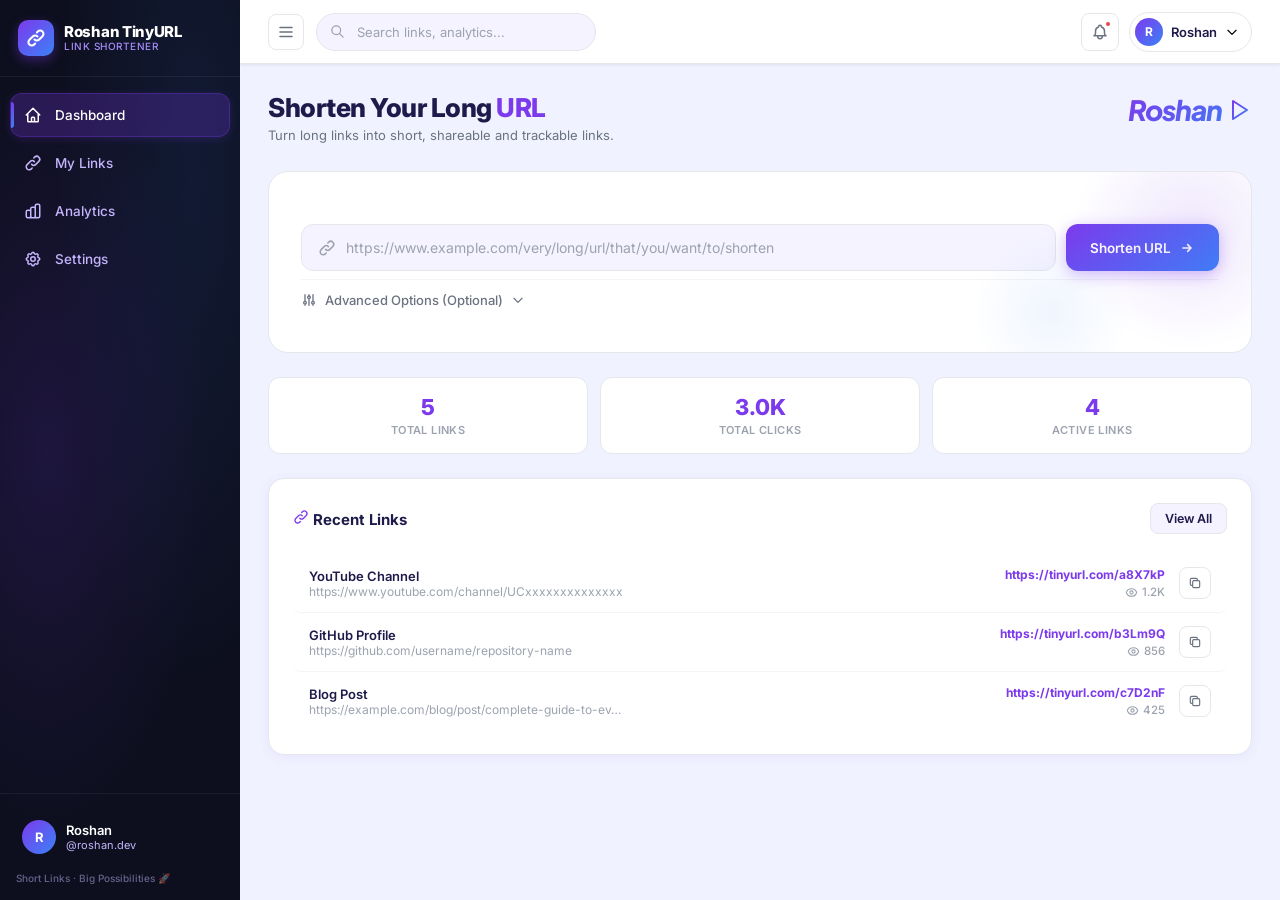
<file: index.html>
<!DOCTYPE html>
<html lang="en">

<head>
  <meta charset="UTF-8" />
  <meta name="viewport" content="width=device-width, initial-scale=1.0" />
  <meta name="description"
    content="Roshan TinyURL — Shorten long URLs instantly. Create trackable, shareable short links with one click." />
  <title>Dashboard — Roshan TinyURL</title>
  <link rel="stylesheet" href="css/style.css" />
  <style>
    /* Dashboard-specific additions */
    .recent-link-row {
      display: flex;
      align-items: center;
      gap: 14px;
      padding: 13px 16px;
      border-bottom: 1px solid var(--border-light);
      transition: background 0.15s;
      border-radius: var(--radius-sm);
    }

    .recent-link-row:last-child {
      border-bottom: none;
    }

    .recent-link-row:hover {
      background: var(--bg-card-hover);
    }

    .rl-info {
      flex: 1;
      min-width: 0;
    }

    .rl-title {
      font-size: 13px;
      font-weight: 600;
      color: var(--text-primary);
      white-space: nowrap;
      overflow: hidden;
      text-overflow: ellipsis;
    }

    .rl-original {
      font-size: 12px;
      color: var(--text-muted);
      white-space: nowrap;
      overflow: hidden;
      text-overflow: ellipsis;
    }

    .rl-meta {
      display: flex;
      flex-direction: column;
      align-items: flex-end;
      gap: 3px;
    }

    .rl-short {
      font-size: 12px;
      font-weight: 700;
      color: var(--primary);
      text-decoration: none;
    }

    .rl-short:hover {
      text-decoration: underline;
    }

    .rl-clicks {
      display: flex;
      align-items: center;
      gap: 4px;
      font-size: 11.5px;
      color: var(--text-muted);
      font-weight: 500;
    }

    /* QR preview inline */
    .qr-inline {
      display: flex;
      align-items: center;
      gap: 12px;
      padding: 12px;
      background: var(--bg-input);
      border-radius: var(--radius-md);
      border: 1px solid var(--border);
      margin-top: 12px;
    }

    .qr-inline img {
      width: 72px;
      height: 72px;
      border-radius: 8px;
    }

    /* Dashboard stats mini-cards */
    .mini-stats {
      display: grid;
      grid-template-columns: repeat(3, 1fr);
      gap: 12px;
      margin-bottom: 24px;
    }

    .mini-stat {
      background: var(--bg-card);
      border: 1px solid var(--border);
      border-radius: var(--radius-md);
      padding: 16px;
      text-align: center;
    }

    .mini-stat-val {
      font-size: 22px;
      font-weight: 800;
      color: var(--primary);
    }

    .mini-stat-label {
      font-size: 11px;
      color: var(--text-muted);
      font-weight: 600;
      text-transform: uppercase;
      letter-spacing: 0.4px;
      margin-top: 3px;
    }
  </style>
</head>

<body>
  <div class="app-shell">
    <!-- Sidebar -->
    <aside class="sidebar" id="sidebar">
      <div class="sidebar-logo">
        <div class="logo-icon">
          <svg width="20" height="20" fill="none" viewBox="0 0 24 24" stroke="white" stroke-width="2.5">
            <path stroke-linecap="round" stroke-linejoin="round"
              d="M13.828 10.172a4 4 0 00-5.656 0l-4 4a4 4 0 105.656 5.656l1.102-1.101m-.758-4.899a4 4 0 005.656 0l4-4a4 4 0 00-5.656-5.656l-1.1 1.1" />
          </svg>
        </div>
        <div class="logo-text">
          <span class="logo-name">Roshan TinyURL</span>
          <span class="logo-sub">Link Shortener</span>
        </div>
      </div>

      <nav class="sidebar-nav" role="navigation" aria-label="Main navigation">
        <a href="index.html" class="nav-item active" id="nav-dashboard">
          <span class="nav-icon">
            <svg width="18" height="18" fill="none" viewBox="0 0 24 24" stroke="currentColor" stroke-width="2">
              <path stroke-linecap="round" stroke-linejoin="round"
                d="M3 12l2-2m0 0l7-7 7 7M5 10v10a1 1 0 001 1h3m10-11l2 2m-2-2v10a1 1 0 01-1 1h-3m-6 0a1 1 0 001-1v-4a1 1 0 011-1h2a1 1 0 011 1v4a1 1 0 001 1m-6 0h6" />
            </svg>
          </span>
          <span class="nav-label">Dashboard</span>
        </a>
        <a href="links.html" class="nav-item" id="nav-links">
          <span class="nav-icon">
            <svg width="18" height="18" fill="none" viewBox="0 0 24 24" stroke="currentColor" stroke-width="2">
              <path stroke-linecap="round" stroke-linejoin="round"
                d="M13.828 10.172a4 4 0 00-5.656 0l-4 4a4 4 0 105.656 5.656l1.102-1.101m-.758-4.899a4 4 0 005.656 0l4-4a4 4 0 00-5.656-5.656l-1.1 1.1" />
            </svg>
          </span>
          <span class="nav-label">My Links</span>
        </a>
        <a href="analytics.html" class="nav-item" id="nav-analytics">
          <span class="nav-icon">
            <svg width="18" height="18" fill="none" viewBox="0 0 24 24" stroke="currentColor" stroke-width="2">
              <path stroke-linecap="round" stroke-linejoin="round"
                d="M9 19v-6a2 2 0 00-2-2H5a2 2 0 00-2 2v6a2 2 0 002 2h2a2 2 0 002-2zm0 0V9a2 2 0 012-2h2a2 2 0 012 2v10m-6 0a2 2 0 002 2h2a2 2 0 002-2m0 0V5a2 2 0 012-2h2a2 2 0 012 2v14a2 2 0 01-2 2h-2a2 2 0 01-2-2z" />
            </svg>
          </span>
          <span class="nav-label">Analytics</span>
        </a>
        <a href="settings.html" class="nav-item" id="nav-settings">
          <span class="nav-icon">
            <svg width="18" height="18" fill="none" viewBox="0 0 24 24" stroke="currentColor" stroke-width="2">
              <path stroke-linecap="round" stroke-linejoin="round"
                d="M10.325 4.317c.426-1.756 2.924-1.756 3.35 0a1.724 1.724 0 002.573 1.066c1.543-.94 3.31.826 2.37 2.37a1.724 1.724 0 001.065 2.572c1.756.426 1.756 2.924 0 3.35a1.724 1.724 0 00-1.066 2.573c.94 1.543-.826 3.31-2.37 2.37a1.724 1.724 0 00-2.572 1.065c-.426 1.756-2.924 1.756-3.35 0a1.724 1.724 0 00-2.573-1.066c-1.543.94-3.31-.826-2.37-2.37a1.724 1.724 0 00-1.065-2.572c-1.756-.426-1.756-2.924 0-3.35a1.724 1.724 0 001.066-2.573c-.94-1.543.826-3.31 2.37-2.37.996.608 2.296.07 2.572-1.065z" />
              <circle cx="12" cy="12" r="3" />
            </svg>
          </span>
          <span class="nav-label">Settings</span>
        </a>
      </nav>

      <div class="sidebar-footer">
        <div class="user-card">
          <div class="user-avatar">R</div>
          <div class="user-info">
            <div class="user-name">Roshan</div>
            <div class="user-handle">@roshan.dev</div>
          </div>
        </div>
        <div class="sidebar-tagline">Short Links · Big Possibilities 🚀</div>
      </div>
    </aside>

    <!-- Mobile Overlay -->
    <div class="sidebar-overlay" id="sidebarOverlay"></div>

    <!-- Main Content -->
    <main class="main-content">
      <!-- Topbar -->
      <header class="topbar">
        <div class="topbar-left">
          <button class="sidebar-toggle" id="sidebarToggle" aria-label="Toggle sidebar">
            <svg width="18" height="18" fill="none" viewBox="0 0 24 24" stroke="currentColor" stroke-width="2">
              <path stroke-linecap="round" stroke-linejoin="round" d="M4 6h16M4 12h16M4 18h16" />
            </svg>
          </button>
          <div class="topbar-search">
            <svg class="search-icon" width="15" height="15" fill="none" viewBox="0 0 24 24" stroke="currentColor"
              stroke-width="2">
              <path stroke-linecap="round" stroke-linejoin="round" d="M21 21l-6-6m2-5a7 7 0 11-14 0 7 7 0 0114 0z" />
            </svg>
            <input type="search" placeholder="Search links, analytics..." aria-label="Search" id="topbarSearch" />
          </div>
        </div>
        <div class="topbar-right">
          <button class="topbar-icon-btn" aria-label="Notifications" data-tooltip="Notifications">
            <svg width="18" height="18" fill="none" viewBox="0 0 24 24" stroke="currentColor" stroke-width="2">
              <path stroke-linecap="round" stroke-linejoin="round"
                d="M15 17h5l-1.405-1.405A2.032 2.032 0 0118 14.158V11a6.002 6.002 0 00-4-5.659V5a2 2 0 10-4 0v.341C7.67 6.165 6 8.388 6 11v3.159c0 .538-.214 1.055-.595 1.436L4 17h5m6 0v1a3 3 0 11-6 0v-1m6 0H9" />
            </svg>
            <span class="notif-badge"></span>
          </button>
          <button class="topbar-user" aria-label="User menu">
            <div class="avatar">R</div>
            <span class="uname">Roshan</span>
            <svg width="14" height="14" fill="none" viewBox="0 0 24 24" stroke="currentColor" stroke-width="2">
              <path stroke-linecap="round" stroke-linejoin="round" d="M19 9l-7 7-7-7" />
            </svg>
          </button>
        </div>
      </header>

      <!-- Page Content -->
      <div class="page-content fade-in">
        <!-- Page Header -->
        <div class="page-header">
          <div class="page-title-area">
            <h1 class="page-title">Shorten Your Long <span>URL</span></h1>
            <p class="page-subtitle">Turn long links into short, shareable and trackable links.</p>
          </div>
          <div class="page-title-brand">
            Roshan
            <svg width="24" height="24" fill="none" viewBox="0 0 24 24" stroke="url(#grad1)" stroke-width="2">
              <defs>
                <linearGradient id="grad1" x1="0" y1="0" x2="1" y2="1">
                  <stop offset="0%" stop-color="#7c3aed" />
                  <stop offset="100%" stop-color="#3b82f6" />
                </linearGradient>
              </defs>
              <path stroke-linecap="round" stroke-linejoin="round" d="M5 3l14 9-14 9V3z" />
            </svg>
          </div>
        </div>

        <!-- URL Shortener Hero Card -->
        <div class="url-shortener-hero">
          <div class="hero-brand"></div>
          <form id="shortenForm" novalidate>
            <div class="url-input-row">
              <label for="urlInput" style="display:none">Long URL</label>
              <div class="url-input-wrap">
                <svg class="url-icon" width="18" height="18" fill="none" viewBox="0 0 24 24" stroke="currentColor"
                  stroke-width="2">
                  <path stroke-linecap="round" stroke-linejoin="round"
                    d="M13.828 10.172a4 4 0 00-5.656 0l-4 4a4 4 0 105.656 5.656l1.102-1.101m-.758-4.899a4 4 0 005.656 0l4-4a4 4 0 00-5.656-5.656l-1.1 1.1" />
                </svg>
                <input type="url" id="urlInput"
                  placeholder="https://www.example.com/very/long/url/that/you/want/to/shorten" autocomplete="url"
                  spellcheck="false" />
              </div>
              <button type="submit" class="btn btn-primary" id="shortenBtn"
                style="white-space:nowrap;padding:14px 24px">
                Shorten URL
                <svg width="16" height="16" fill="none" viewBox="0 0 24 24" stroke="currentColor" stroke-width="2.5">
                  <path stroke-linecap="round" stroke-linejoin="round" d="M13 7l5 5m0 0l-5 5m5-5H6" />
                </svg>
              </button>
            </div>

            <!-- Error Message -->
            <div id="urlError" class="form-error" style="display:none;margin-top:8px">
              <svg width="14" height="14" fill="none" viewBox="0 0 24 24" stroke="currentColor" stroke-width="2">
                <path stroke-linecap="round" stroke-linejoin="round"
                  d="M12 9v2m0 4h.01M10.29 3.86L1.82 18a2 2 0 001.71 3h16.94a2 2 0 001.71-3L13.71 3.86a2 2 0 00-3.42 0z" />
              </svg>
              <span></span>
            </div>

            <!-- Advanced Options -->
            <div class="adv-toggle" id="advToggle" role="button" aria-expanded="false" tabindex="0">
              <svg width="16" height="16" fill="none" viewBox="0 0 24 24" stroke="currentColor" stroke-width="2">
                <path stroke-linecap="round" stroke-linejoin="round"
                  d="M12 6V4m0 2a2 2 0 100 4m0-4a2 2 0 110 4m-6 8a2 2 0 100-4m0 4a2 2 0 110-4m0 4v2m0-6V4m6 6v10m6-2a2 2 0 100-4m0 4a2 2 0 110-4m0 4v2m0-6V4" />
              </svg>
              Advanced Options (Optional)
              <svg class="adv-arrow" width="14" height="14" fill="none" viewBox="0 0 24 24" stroke="currentColor"
                stroke-width="2">
                <path stroke-linecap="round" stroke-linejoin="round" d="M19 9l-7 7-7-7" />
              </svg>
            </div>

            <div class="adv-body" id="advBody">
              <div class="adv-grid">
                <div class="form-group">
                  <label class="form-label" for="customAlias">
                    <svg width="13" height="13" fill="none" viewBox="0 0 24 24" stroke="currentColor" stroke-width="2">
                      <path stroke-linecap="round" stroke-linejoin="round"
                        d="M7 7h.01M7 3h5c.512 0 1.024.195 1.414.586l7 7a2 2 0 010 2.828l-7 7a2 2 0 01-2.828 0l-7-7A1.994 1.994 0 013 12V7a4 4 0 014-4z" />
                    </svg>
                    Custom Alias (Optional)
                  </label>
                  <div class="input-group">
                    <span class="input-prefix">tinyurl.com/</span>
                    <input type="text" id="customAlias" placeholder="my-link" maxlength="30" pattern="[a-zA-Z0-9-_]+" />
                  </div>
                </div>
                <div class="form-group">
                  <label class="form-label" for="expiresAt">
                    <svg width="13" height="13" fill="none" viewBox="0 0 24 24" stroke="currentColor" stroke-width="2">
                      <path stroke-linecap="round" stroke-linejoin="round"
                        d="M8 7V3m8 4V3m-9 8h10M5 21h14a2 2 0 002-2V7a2 2 0 00-2-2H5a2 2 0 00-2 2v12a2 2 0 002 2z" />
                    </svg>
                    Expiration Date
                  </label>
                  <input type="date" id="expiresAt" class="form-input" />
                </div>
                <div class="form-group" style="grid-column:1/-1">
                  <label class="form-label" for="linkTitle">
                    <svg width="13" height="13" fill="none" viewBox="0 0 24 24" stroke="currentColor" stroke-width="2">
                      <path stroke-linecap="round" stroke-linejoin="round"
                        d="M11 5H6a2 2 0 00-2 2v11a2 2 0 002 2h11a2 2 0 002-2v-5m-1.414-9.414a2 2 0 112.828 2.828L11.828 15H9v-2.828l8.586-8.586z" />
                    </svg>
                    Link Title
                  </label>
                  <input type="text" id="linkTitle" class="form-input"
                    placeholder="Give your link a memorable name..." />
                </div>
              </div>
            </div>
          </form>

          <!-- Result Panel -->
          <div class="result-panel" id="resultPanel">
            <div class="result-success-banner">
              <svg width="22" height="22" fill="none" viewBox="0 0 24 24" stroke="white" stroke-width="2.5">
                <path stroke-linecap="round" stroke-linejoin="round"
                  d="M9 12l2 2 4-4m6 2a9 9 0 11-18 0 9 9 0 0118 0z" />
              </svg>
              <div>
                <div class="rs-title">URL Shortened Successfully!</div>
                <div class="rs-sub">Your short link is ready to share.</div>
              </div>
              <div
                style="margin-left:auto;font-family:'Plus Jakarta Sans',sans-serif;font-style:italic;font-weight:800;font-size:22px;color:rgba(255,255,255,0.3)">
                Roshan 👑</div>
            </div>
            <div class="result-body">
              <div class="result-original-label">Short URL</div>
              <div class="result-short-url">
                <span class="short-url-display" id="shortUrlDisplay"></span>
                <button class="btn btn-primary btn-sm" id="copyShortUrl">
                  <svg width="14" height="14" fill="none" viewBox="0 0 24 24" stroke="currentColor" stroke-width="2">
                    <path stroke-linecap="round" stroke-linejoin="round"
                      d="M8 16H6a2 2 0 01-2-2V6a2 2 0 012-2h8a2 2 0 012 2v2m-6 12h8a2 2 0 002-2v-8a2 2 0 00-2-2h-8a2 2 0 00-2 2v8a2 2 0 002 2z" />
                  </svg>
                  Copy
                </button>
                <button class="btn btn-secondary btn-sm" id="qrBtn">
                  <svg width="14" height="14" fill="none" viewBox="0 0 24 24" stroke="currentColor" stroke-width="2">
                    <path stroke-linecap="round" stroke-linejoin="round"
                      d="M12 4v1m6 11h2m-6 0h-2v4m0-11v3m0 0h.01M12 12h4.01M16 20h4M4 12h4m12 0h.01M5 8h2a1 1 0 001-1V5a1 1 0 00-1-1H5a1 1 0 00-1 1v2a1 1 0 001 1zm12 0h2a1 1 0 001-1V5a1 1 0 00-1-1h-2a1 1 0 00-1 1v2a1 1 0 001 1zM5 20h2a1 1 0 001-1v-2a1 1 0 00-1-1H5a1 1 0 00-1 1v2a1 1 0 001 1z" />
                  </svg>
                  QR Code
                </button>
              </div>
              <div class="result-original-label">Original URL</div>
              <div class="result-original-url" id="originalUrlDisplay"></div>
            </div>
          </div>
        </div>

        <!-- Mini Stats Row -->
        <div class="mini-stats">
          <div class="mini-stat">
            <div class="mini-stat-val" id="dashTotalLinks">—</div>
            <div class="mini-stat-label">Total Links</div>
          </div>
          <div class="mini-stat">
            <div class="mini-stat-val" id="dashTotalClicks">—</div>
            <div class="mini-stat-label">Total Clicks</div>
          </div>
          <div class="mini-stat">
            <div class="mini-stat-val" id="dashActiveLinks">—</div>
            <div class="mini-stat-label">Active Links</div>
          </div>
        </div>

        <!-- Recent Links -->
        <div class="card">
          <div class="card-header">
            <h2 class="card-title">
              <svg width="16" height="16" fill="none" viewBox="0 0 24 24" stroke="currentColor" stroke-width="2"
                style="color:var(--primary)">
                <path stroke-linecap="round" stroke-linejoin="round"
                  d="M13.828 10.172a4 4 0 00-5.656 0l-4 4a4 4 0 105.656 5.656l1.102-1.101m-.758-4.899a4 4 0 005.656 0l4-4a4 4 0 00-5.656-5.656l-1.1 1.1" />
              </svg>
              Recent Links
            </h2>
            <a href="links.html" class="btn btn-secondary btn-sm">View All</a>
          </div>
          <div id="recentLinks">
            <div class="loading-overlay">
              <div class="spinner spinner-dark"></div>
              <span>Loading links...</span>
            </div>
          </div>
        </div>
      </div>
    </main>
  </div>

  <!-- Toast Container -->
  <div class="toast-container"></div>

  <script src="js/api.js"></script>
  <script src="js/app.js"></script>
  <script src="js/dashboard.js"></script>
  <script>
    // Load mini stats for dashboard
    document.addEventListener('DOMContentLoaded', async () => {
      try {
        let links;
        try { const res = await UrlsAPI.getAll(); links = res.content || res; }
        catch { links = MockData.links; }
        document.getElementById('dashTotalLinks').textContent = links.length;
        document.getElementById('dashTotalClicks').textContent = formatNumber(links.reduce((s, l) => s + (l.clicks || 0), 0));
        document.getElementById('dashActiveLinks').textContent = links.filter(l => !l.status || l.status === 'active').length;
      } catch { }
    });
  </script>
</body>

</html>
</file>
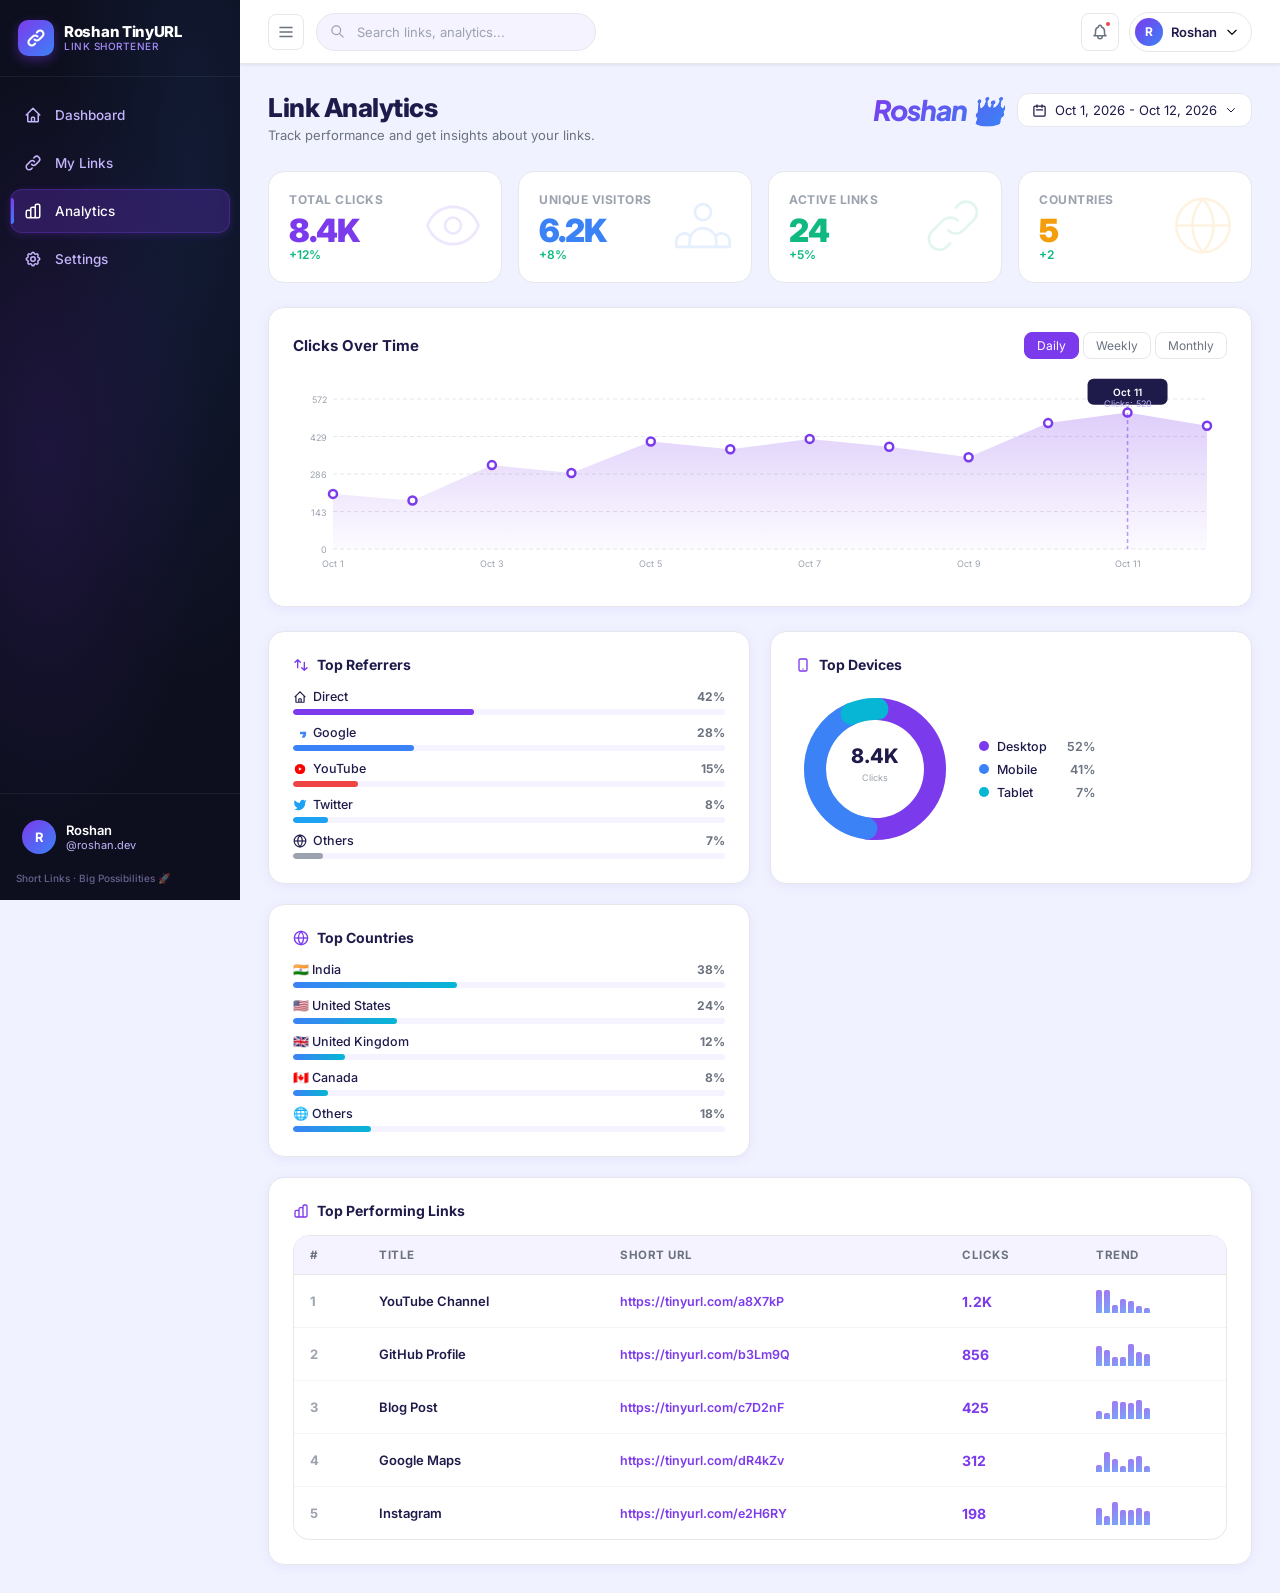
<file: analytics.html>
<!DOCTYPE html>
<html lang="en">
<head>
  <meta charset="UTF-8"/>
  <meta name="viewport" content="width=device-width, initial-scale=1.0"/>
  <meta name="description" content="Roshan TinyURL Analytics — Track link performance, clicks, referrers, and geographic data."/>
  <title>Analytics — Roshan TinyURL</title>
  <link rel="stylesheet" href="css/style.css"/>
  <style>
    .analytics-grid {
      display: grid;
      grid-template-columns: 1fr 1fr;
      gap: 20px;
      margin-top: 24px;
    }
    .analytics-grid .full { grid-column: 1 / -1; }
    @media (max-width: 768px) {
      .analytics-grid { grid-template-columns: 1fr; }
      .analytics-grid .full { grid-column: 1; }
    }

    .chart-granularity {
      display: flex;
      gap: 4px;
    }
    .gran-btn {
      padding: 5px 12px;
      border-radius: var(--radius-sm);
      border: 1px solid var(--border);
      background: transparent;
      font-size: 12px;
      color: var(--text-secondary);
      cursor: pointer;
      transition: var(--transition);
    }
    .gran-btn.active, .gran-btn:hover {
      background: var(--primary);
      color: #fff;
      border-color: var(--primary);
    }

    .stat-card-analytics {
      background: var(--bg-card);
      border: 1px solid var(--border);
      border-radius: var(--radius-lg);
      padding: 20px;
      position: relative;
      overflow: hidden;
      transition: var(--transition);
    }
    .stat-card-analytics:hover { transform: translateY(-2px); box-shadow: var(--shadow-md); }

    .sa-label { font-size: 12px; font-weight: 700; color: var(--text-muted); text-transform: uppercase; letter-spacing: 0.5px; margin-bottom: 8px; }
    .sa-value { font-size: 32px; font-weight: 900; letter-spacing: -1.5px; line-height: 1; }
    .sa-change { display: flex; align-items: center; gap: 4px; font-size: 12.5px; font-weight: 700; margin-top: 8px; }
    .sa-icon {
      position: absolute;
      right: 16px;
      top: 50%;
      transform: translateY(-50%);
      opacity: 0.12;
    }

    .chart-y-labels {
      display: flex;
      flex-direction: column;
      justify-content: space-between;
      height: 200px;
      padding: 10px 0 30px;
      font-size: 10px;
      color: var(--text-muted);
      text-align: right;
      min-width: 32px;
    }

    .chart-wrapper {
      display: flex;
      gap: 0;
    }

    .section-title {
      font-size: 14px;
      font-weight: 700;
      color: var(--text-primary);
      margin-bottom: 16px;
      display: flex;
      align-items: center;
      gap: 8px;
    }
    .section-title svg { color: var(--primary); }
  </style>
</head>
<body>
<div class="app-shell">
  <!-- Sidebar -->
  <aside class="sidebar" id="sidebar">
    <div class="sidebar-logo">
      <div class="logo-icon">
        <svg width="20" height="20" fill="none" viewBox="0 0 24 24" stroke="white" stroke-width="2.5">
          <path stroke-linecap="round" stroke-linejoin="round" d="M13.828 10.172a4 4 0 00-5.656 0l-4 4a4 4 0 105.656 5.656l1.102-1.101m-.758-4.899a4 4 0 005.656 0l4-4a4 4 0 00-5.656-5.656l-1.1 1.1"/>
        </svg>
      </div>
      <div class="logo-text">
        <span class="logo-name">Roshan TinyURL</span>
        <span class="logo-sub">Link Shortener</span>
      </div>
    </div>
    <nav class="sidebar-nav" role="navigation" aria-label="Main navigation">
      <a href="index.html" class="nav-item">
        <span class="nav-icon"><svg width="18" height="18" fill="none" viewBox="0 0 24 24" stroke="currentColor" stroke-width="2"><path stroke-linecap="round" stroke-linejoin="round" d="M3 12l2-2m0 0l7-7 7 7M5 10v10a1 1 0 001 1h3m10-11l2 2m-2-2v10a1 1 0 01-1 1h-3m-6 0a1 1 0 001-1v-4a1 1 0 011-1h2a1 1 0 011 1v4a1 1 0 001 1m-6 0h6"/></svg></span>
        <span class="nav-label">Dashboard</span>
      </a>
      <a href="links.html" class="nav-item">
        <span class="nav-icon"><svg width="18" height="18" fill="none" viewBox="0 0 24 24" stroke="currentColor" stroke-width="2"><path stroke-linecap="round" stroke-linejoin="round" d="M13.828 10.172a4 4 0 00-5.656 0l-4 4a4 4 0 105.656 5.656l1.102-1.101m-.758-4.899a4 4 0 005.656 0l4-4a4 4 0 00-5.656-5.656l-1.1 1.1"/></svg></span>
        <span class="nav-label">My Links</span>
      </a>
      <a href="analytics.html" class="nav-item active">
        <span class="nav-icon"><svg width="18" height="18" fill="none" viewBox="0 0 24 24" stroke="currentColor" stroke-width="2"><path stroke-linecap="round" stroke-linejoin="round" d="M9 19v-6a2 2 0 00-2-2H5a2 2 0 00-2 2v6a2 2 0 002 2h2a2 2 0 002-2zm0 0V9a2 2 0 012-2h2a2 2 0 012 2v10m-6 0a2 2 0 002 2h2a2 2 0 002-2m0 0V5a2 2 0 012-2h2a2 2 0 012 2v14a2 2 0 01-2 2h-2a2 2 0 01-2-2z"/></svg></span>
        <span class="nav-label">Analytics</span>
      </a>
      <a href="settings.html" class="nav-item">
        <span class="nav-icon"><svg width="18" height="18" fill="none" viewBox="0 0 24 24" stroke="currentColor" stroke-width="2"><path stroke-linecap="round" stroke-linejoin="round" d="M10.325 4.317c.426-1.756 2.924-1.756 3.35 0a1.724 1.724 0 002.573 1.066c1.543-.94 3.31.826 2.37 2.37a1.724 1.724 0 001.065 2.572c1.756.426 1.756 2.924 0 3.35a1.724 1.724 0 00-1.066 2.573c.94 1.543-.826 3.31-2.37 2.37a1.724 1.724 0 00-2.572 1.065c-.426 1.756-2.924 1.756-3.35 0a1.724 1.724 0 00-2.573-1.066c-1.543.94-3.31-.826-2.37-2.37a1.724 1.724 0 00-1.065-2.572c-1.756-.426-1.756-2.924 0-3.35a1.724 1.724 0 001.066-2.573c-.94-1.543.826-3.31 2.37-2.37.996.608 2.296.07 2.572-1.065z"/><circle cx="12" cy="12" r="3"/></svg></span>
        <span class="nav-label">Settings</span>
      </a>
    </nav>
    <div class="sidebar-footer">
      <div class="user-card">
        <div class="user-avatar">R</div>
        <div class="user-info">
          <div class="user-name">Roshan</div>
          <div class="user-handle">@roshan.dev</div>
        </div>
      </div>
      <div class="sidebar-tagline">Short Links · Big Possibilities 🚀</div>
    </div>
  </aside>
  <div class="sidebar-overlay" id="sidebarOverlay"></div>

  <main class="main-content">
    <header class="topbar">
      <div class="topbar-left">
        <button class="sidebar-toggle" id="sidebarToggle" aria-label="Toggle sidebar">
          <svg width="18" height="18" fill="none" viewBox="0 0 24 24" stroke="currentColor" stroke-width="2"><path stroke-linecap="round" stroke-linejoin="round" d="M4 6h16M4 12h16M4 18h16"/></svg>
        </button>
        <div class="topbar-search">
          <svg class="search-icon" width="15" height="15" fill="none" viewBox="0 0 24 24" stroke="currentColor" stroke-width="2"><path stroke-linecap="round" stroke-linejoin="round" d="M21 21l-6-6m2-5a7 7 0 11-14 0 7 7 0 0114 0z"/></svg>
          <input type="search" placeholder="Search links, analytics..." aria-label="Search"/>
        </div>
      </div>
      <div class="topbar-right">
        <button class="topbar-icon-btn" aria-label="Notifications">
          <svg width="18" height="18" fill="none" viewBox="0 0 24 24" stroke="currentColor" stroke-width="2"><path stroke-linecap="round" stroke-linejoin="round" d="M15 17h5l-1.405-1.405A2.032 2.032 0 0118 14.158V11a6.002 6.002 0 00-4-5.659V5a2 2 0 10-4 0v.341C7.67 6.165 6 8.388 6 11v3.159c0 .538-.214 1.055-.595 1.436L4 17h5m6 0v1a3 3 0 11-6 0v-1m6 0H9"/></svg>
          <span class="notif-badge"></span>
        </button>
        <button class="topbar-user">
          <div class="avatar">R</div>
          <span class="uname">Roshan</span>
          <svg width="14" height="14" fill="none" viewBox="0 0 24 24" stroke="currentColor" stroke-width="2"><path stroke-linecap="round" stroke-linejoin="round" d="M19 9l-7 7-7-7"/></svg>
        </button>
      </div>
    </header>

    <div class="page-content fade-in">
      <!-- Header -->
      <div class="page-header">
        <div class="page-title-area">
          <h1 class="page-title">Link Analytics</h1>
          <p class="page-subtitle">Track performance and get insights about your links.</p>
        </div>
        <div style="display:flex;align-items:center;gap:12px;flex-wrap:wrap">
          <div class="page-title-brand">Roshan 👑</div>
          <button class="date-range" id="dateRangeBtn" aria-label="Select date range">
            <svg width="15" height="15" fill="none" viewBox="0 0 24 24" stroke="currentColor" stroke-width="2"><path stroke-linecap="round" stroke-linejoin="round" d="M8 7V3m8 4V3m-9 8h10M5 21h14a2 2 0 002-2V7a2 2 0 00-2-2H5a2 2 0 00-2 2v12a2 2 0 002 2z"/></svg>
            <span>Oct 1, 2026 - Oct 12, 2026</span>
            <svg width="12" height="12" fill="none" viewBox="0 0 24 24" stroke="currentColor" stroke-width="2"><path stroke-linecap="round" stroke-linejoin="round" d="M19 9l-7 7-7-7"/></svg>
          </button>
        </div>
      </div>

      <!-- Stats Row -->
      <div class="stats-grid" style="grid-template-columns:repeat(4,1fr)">
        <div class="stat-card-analytics">
          <div class="sa-label">Total Clicks</div>
          <div class="sa-value" style="color:var(--primary)" id="statTotalClicks">...</div>
          <div class="sa-change up" id="changeTotalClicks">+12%</div>
          <div class="sa-icon"><svg width="64" height="64" fill="none" viewBox="0 0 24 24" stroke="var(--primary)" stroke-width="1"><path stroke-linecap="round" stroke-linejoin="round" d="M15 12a3 3 0 11-6 0 3 3 0 016 0z"/><path d="M2.458 12C3.732 7.943 7.523 5 12 5c4.478 0 8.268 2.943 9.542 7-1.274 4.057-5.064 7-9.542 7-4.477 0-8.268-2.943-9.542-7z"/></svg></div>
        </div>
        <div class="stat-card-analytics">
          <div class="sa-label">Unique Visitors</div>
          <div class="sa-value" style="color:var(--secondary)" id="statUniqueVisitors">...</div>
          <div class="sa-change up" id="changeUniqueVisitors">+8%</div>
          <div class="sa-icon"><svg width="64" height="64" fill="none" viewBox="0 0 24 24" stroke="var(--secondary)" stroke-width="1"><path stroke-linecap="round" stroke-linejoin="round" d="M17 20h5v-2a3 3 0 00-5.356-1.857M17 20H7m10 0v-2c0-.656-.126-1.283-.356-1.857M7 20H2v-2a3 3 0 015.356-1.857M7 20v-2c0-.656.126-1.283.356-1.857m0 0a5.002 5.002 0 019.288 0M15 7a3 3 0 11-6 0 3 3 0 016 0z"/></svg></div>
        </div>
        <div class="stat-card-analytics">
          <div class="sa-label">Active Links</div>
          <div class="sa-value" style="color:var(--success)" id="statActiveLinks">...</div>
          <div class="sa-change up" id="changeActiveLinks">+5%</div>
          <div class="sa-icon"><svg width="64" height="64" fill="none" viewBox="0 0 24 24" stroke="var(--success)" stroke-width="1"><path stroke-linecap="round" stroke-linejoin="round" d="M13.828 10.172a4 4 0 00-5.656 0l-4 4a4 4 0 105.656 5.656l1.102-1.101m-.758-4.899a4 4 0 005.656 0l4-4a4 4 0 00-5.656-5.656l-1.1 1.1"/></svg></div>
        </div>
        <div class="stat-card-analytics">
          <div class="sa-label">Countries</div>
          <div class="sa-value" style="color:var(--warning)" id="statCountries">...</div>
          <div class="sa-change up" id="changeCountries">+2</div>
          <div class="sa-icon"><svg width="64" height="64" fill="none" viewBox="0 0 24 24" stroke="var(--warning)" stroke-width="1"><circle cx="12" cy="12" r="10"/><line x1="2" y1="12" x2="22" y2="12"/><path d="M12 2a15.3 15.3 0 014 10 15.3 15.3 0 01-4 10 15.3 15.3 0 01-4-10 15.3 15.3 0 014-10z"/></svg></div>
        </div>
      </div>

      <!-- Clicks Over Time -->
      <div class="card" style="margin-top:20px">
        <div class="card-header">
          <h2 class="card-title">Clicks Over Time</h2>
          <div class="chart-granularity">
            <button class="gran-btn active">Daily</button>
            <button class="gran-btn">Weekly</button>
            <button class="gran-btn">Monthly</button>
          </div>
        </div>
        <svg id="clicksChart" class="line-chart-svg" role="img" aria-label="Clicks over time chart"></svg>
      </div>

      <!-- Bottom Grid -->
      <div class="analytics-grid">
        <!-- Top Referrers -->
        <div class="card">
          <h2 class="section-title">
            <svg width="16" height="16" fill="none" viewBox="0 0 24 24" stroke="currentColor" stroke-width="2"><path stroke-linecap="round" stroke-linejoin="round" d="M7 16V4m0 0L3 8m4-4l4 4m6 0v12m0 0l4-4m-4 4l-4-4"/></svg>
            Top Referrers
          </h2>
          <div id="referrersList"></div>
        </div>

        <!-- Devices -->
        <div class="card">
          <h2 class="section-title">
            <svg width="16" height="16" fill="none" viewBox="0 0 24 24" stroke="currentColor" stroke-width="2"><path stroke-linecap="round" stroke-linejoin="round" d="M12 18h.01M8 21h8a2 2 0 002-2V5a2 2 0 00-2-2H8a2 2 0 00-2 2v14a2 2 0 002 2z"/></svg>
            Top Devices
          </h2>
          <div id="devicesChart"></div>
        </div>

        <!-- Countries -->
        <div class="card">
          <h2 class="section-title">
            <svg width="16" height="16" fill="none" viewBox="0 0 24 24" stroke="currentColor" stroke-width="2"><circle cx="12" cy="12" r="10"/><line x1="2" y1="12" x2="22" y2="12"/><path d="M12 2a15.3 15.3 0 014 10 15.3 15.3 0 01-4 10 15.3 15.3 0 01-4-10 15.3 15.3 0 014-10z"/></svg>
            Top Countries
          </h2>
          <div id="countriesList"></div>
        </div>

        <!-- Top Links -->
        <div class="card full" style="margin-top:0">
          <h2 class="section-title">
            <svg width="16" height="16" fill="none" viewBox="0 0 24 24" stroke="currentColor" stroke-width="2"><path stroke-linecap="round" stroke-linejoin="round" d="M9 19v-6a2 2 0 00-2-2H5a2 2 0 00-2 2v6a2 2 0 002 2h2a2 2 0 002-2zm0 0V9a2 2 0 012-2h2a2 2 0 012 2v10m-6 0a2 2 0 002 2h2a2 2 0 002-2m0 0V5a2 2 0 012-2h2a2 2 0 012 2v14a2 2 0 01-2 2h-2a2 2 0 01-2-2z"/></svg>
            Top Performing Links
          </h2>
          <div id="topLinksTable"></div>
        </div>
      </div>
    </div>
  </main>
</div>

<div class="toast-container"></div>
<script src="js/api.js"></script>
<script src="js/app.js"></script>
<script src="js/analytics.js"></script>
<script>
  // Granularity buttons
  document.querySelectorAll('.gran-btn').forEach(btn => {
    btn.addEventListener('click', () => {
      document.querySelectorAll('.gran-btn').forEach(b => b.classList.remove('active'));
      btn.classList.add('active');
      // Re-render chart with same data (granularity filtering would happen in real backend)
      renderLineChart();
    });
  });

  // Resize chart on window resize
  window.addEventListener('resize', () => renderLineChart());
</script>
</body>
</html>
</file>
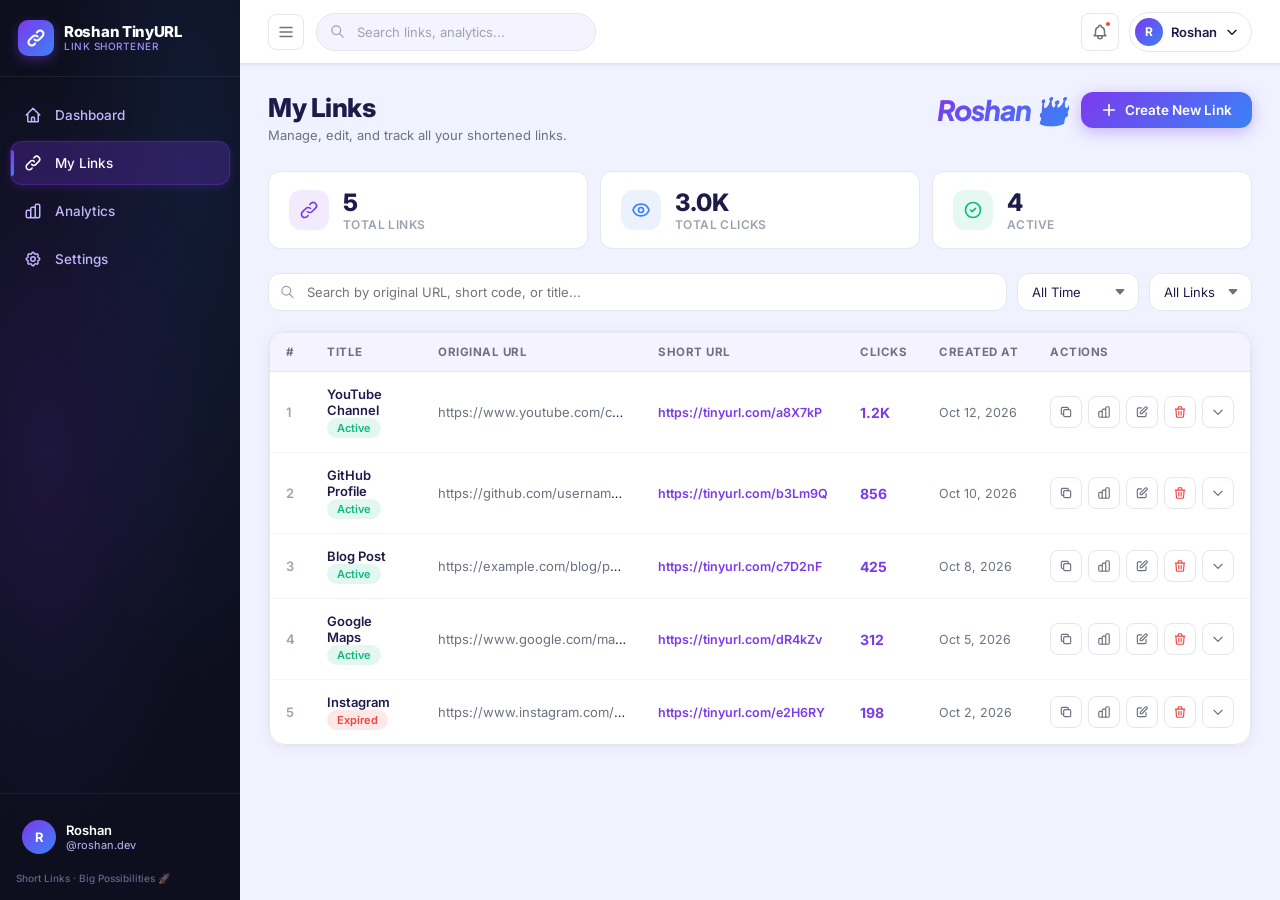
<file: links.html>
<!DOCTYPE html>
<html lang="en">
<head>
  <meta charset="UTF-8"/>
  <meta name="viewport" content="width=device-width, initial-scale=1.0"/>
  <meta name="description" content="Roshan TinyURL — Manage, edit, and track all your shortened links in one place."/>
  <title>My Links — Roshan TinyURL</title>
  <link rel="stylesheet" href="css/style.css"/>
  <style>
    .stats-strip {
      display: grid;
      grid-template-columns: repeat(3, 1fr);
      gap: 12px;
      margin-bottom: 24px;
    }
    .stats-strip .mini-stat {
      background: var(--bg-card);
      border: 1px solid var(--border);
      border-radius: var(--radius-md);
      padding: 16px 20px;
      display: flex;
      align-items: center;
      gap: 14px;
    }
    .stats-strip .mini-stat-icon {
      width: 40px; height: 40px;
      border-radius: var(--radius-md);
      display: flex; align-items: center; justify-content: center;
      background: rgba(124,58,237,0.1);
      color: var(--primary);
      flex-shrink: 0;
    }
    .stats-strip .mini-stat-val { font-size: 24px; font-weight: 800; color: var(--text-primary); }
    .stats-strip .mini-stat-label { font-size: 12px; color: var(--text-muted); font-weight: 600; text-transform: uppercase; letter-spacing: 0.4px; }
    @media (max-width: 640px) { .stats-strip { grid-template-columns: 1fr; } }
  </style>
</head>
<body>
<div class="app-shell">
  <!-- Sidebar -->
  <aside class="sidebar" id="sidebar">
    <div class="sidebar-logo">
      <div class="logo-icon">
        <svg width="20" height="20" fill="none" viewBox="0 0 24 24" stroke="white" stroke-width="2.5">
          <path stroke-linecap="round" stroke-linejoin="round" d="M13.828 10.172a4 4 0 00-5.656 0l-4 4a4 4 0 105.656 5.656l1.102-1.101m-.758-4.899a4 4 0 005.656 0l4-4a4 4 0 00-5.656-5.656l-1.1 1.1"/>
        </svg>
      </div>
      <div class="logo-text">
        <span class="logo-name">Roshan TinyURL</span>
        <span class="logo-sub">Link Shortener</span>
      </div>
    </div>
    <nav class="sidebar-nav" role="navigation" aria-label="Main navigation">
      <a href="index.html" class="nav-item">
        <span class="nav-icon"><svg width="18" height="18" fill="none" viewBox="0 0 24 24" stroke="currentColor" stroke-width="2"><path stroke-linecap="round" stroke-linejoin="round" d="M3 12l2-2m0 0l7-7 7 7M5 10v10a1 1 0 001 1h3m10-11l2 2m-2-2v10a1 1 0 01-1 1h-3m-6 0a1 1 0 001-1v-4a1 1 0 011-1h2a1 1 0 011 1v4a1 1 0 001 1m-6 0h6"/></svg></span>
        <span class="nav-label">Dashboard</span>
      </a>
      <a href="links.html" class="nav-item active">
        <span class="nav-icon"><svg width="18" height="18" fill="none" viewBox="0 0 24 24" stroke="currentColor" stroke-width="2"><path stroke-linecap="round" stroke-linejoin="round" d="M13.828 10.172a4 4 0 00-5.656 0l-4 4a4 4 0 105.656 5.656l1.102-1.101m-.758-4.899a4 4 0 005.656 0l4-4a4 4 0 00-5.656-5.656l-1.1 1.1"/></svg></span>
        <span class="nav-label">My Links</span>
      </a>
      <a href="analytics.html" class="nav-item">
        <span class="nav-icon"><svg width="18" height="18" fill="none" viewBox="0 0 24 24" stroke="currentColor" stroke-width="2"><path stroke-linecap="round" stroke-linejoin="round" d="M9 19v-6a2 2 0 00-2-2H5a2 2 0 00-2 2v6a2 2 0 002 2h2a2 2 0 002-2zm0 0V9a2 2 0 012-2h2a2 2 0 012 2v10m-6 0a2 2 0 002 2h2a2 2 0 002-2m0 0V5a2 2 0 012-2h2a2 2 0 012 2v14a2 2 0 01-2 2h-2a2 2 0 01-2-2z"/></svg></span>
        <span class="nav-label">Analytics</span>
      </a>
      <a href="settings.html" class="nav-item">
        <span class="nav-icon"><svg width="18" height="18" fill="none" viewBox="0 0 24 24" stroke="currentColor" stroke-width="2"><path stroke-linecap="round" stroke-linejoin="round" d="M10.325 4.317c.426-1.756 2.924-1.756 3.35 0a1.724 1.724 0 002.573 1.066c1.543-.94 3.31.826 2.37 2.37a1.724 1.724 0 001.065 2.572c1.756.426 1.756 2.924 0 3.35a1.724 1.724 0 00-1.066 2.573c.94 1.543-.826 3.31-2.37 2.37a1.724 1.724 0 00-2.572 1.065c-.426 1.756-2.924 1.756-3.35 0a1.724 1.724 0 00-2.573-1.066c-1.543.94-3.31-.826-2.37-2.37a1.724 1.724 0 00-1.065-2.572c-1.756-.426-1.756-2.924 0-3.35a1.724 1.724 0 001.066-2.573c-.94-1.543.826-3.31 2.37-2.37.996.608 2.296.07 2.572-1.065z"/><circle cx="12" cy="12" r="3"/></svg></span>
        <span class="nav-label">Settings</span>
      </a>
    </nav>
    <div class="sidebar-footer">
      <div class="user-card">
        <div class="user-avatar">R</div>
        <div class="user-info">
          <div class="user-name">Roshan</div>
          <div class="user-handle">@roshan.dev</div>
        </div>
      </div>
      <div class="sidebar-tagline">Short Links · Big Possibilities 🚀</div>
    </div>
  </aside>
  <div class="sidebar-overlay" id="sidebarOverlay"></div>

  <main class="main-content">
    <!-- Topbar -->
    <header class="topbar">
      <div class="topbar-left">
        <button class="sidebar-toggle" id="sidebarToggle" aria-label="Toggle sidebar">
          <svg width="18" height="18" fill="none" viewBox="0 0 24 24" stroke="currentColor" stroke-width="2"><path stroke-linecap="round" stroke-linejoin="round" d="M4 6h16M4 12h16M4 18h16"/></svg>
        </button>
        <div class="topbar-search">
          <svg class="search-icon" width="15" height="15" fill="none" viewBox="0 0 24 24" stroke="currentColor" stroke-width="2"><path stroke-linecap="round" stroke-linejoin="round" d="M21 21l-6-6m2-5a7 7 0 11-14 0 7 7 0 0114 0z"/></svg>
          <input type="search" placeholder="Search links, analytics..." aria-label="Search"/>
        </div>
      </div>
      <div class="topbar-right">
        <button class="topbar-icon-btn" aria-label="Notifications">
          <svg width="18" height="18" fill="none" viewBox="0 0 24 24" stroke="currentColor" stroke-width="2"><path stroke-linecap="round" stroke-linejoin="round" d="M15 17h5l-1.405-1.405A2.032 2.032 0 0118 14.158V11a6.002 6.002 0 00-4-5.659V5a2 2 0 10-4 0v.341C7.67 6.165 6 8.388 6 11v3.159c0 .538-.214 1.055-.595 1.436L4 17h5m6 0v1a3 3 0 11-6 0v-1m6 0H9"/></svg>
          <span class="notif-badge"></span>
        </button>
        <button class="topbar-user">
          <div class="avatar">R</div>
          <span class="uname">Roshan</span>
          <svg width="14" height="14" fill="none" viewBox="0 0 24 24" stroke="currentColor" stroke-width="2"><path stroke-linecap="round" stroke-linejoin="round" d="M19 9l-7 7-7-7"/></svg>
        </button>
      </div>
    </header>

    <div class="page-content fade-in">
      <!-- Header -->
      <div class="page-header">
        <div class="page-title-area">
          <h1 class="page-title">My Links</h1>
          <p class="page-subtitle">Manage, edit, and track all your shortened links.</p>
        </div>
        <div style="display:flex;align-items:center;gap:12px">
          <div class="page-title-brand">Roshan 👑</div>
          <button class="btn btn-primary" id="createLinkBtn">
            <svg width="16" height="16" fill="none" viewBox="0 0 24 24" stroke="currentColor" stroke-width="2.5"><path stroke-linecap="round" stroke-linejoin="round" d="M12 4v16m8-8H4"/></svg>
            Create New Link
          </button>
        </div>
      </div>

      <!-- Stats Strip -->
      <div class="stats-strip">
        <div class="mini-stat">
          <div class="mini-stat-icon"><svg width="20" height="20" fill="none" viewBox="0 0 24 24" stroke="currentColor" stroke-width="2"><path stroke-linecap="round" stroke-linejoin="round" d="M13.828 10.172a4 4 0 00-5.656 0l-4 4a4 4 0 105.656 5.656l1.102-1.101m-.758-4.899a4 4 0 005.656 0l4-4a4 4 0 00-5.656-5.656l-1.1 1.1"/></svg></div>
          <div><div class="mini-stat-val" id="statTotal">—</div><div class="mini-stat-label">Total Links</div></div>
        </div>
        <div class="mini-stat">
          <div class="mini-stat-icon" style="background:rgba(59,130,246,0.1);color:var(--secondary)"><svg width="20" height="20" fill="none" viewBox="0 0 24 24" stroke="currentColor" stroke-width="2"><path stroke-linecap="round" stroke-linejoin="round" d="M15 12a3 3 0 11-6 0 3 3 0 016 0z"/><path stroke-linecap="round" stroke-linejoin="round" d="M2.458 12C3.732 7.943 7.523 5 12 5c4.478 0 8.268 2.943 9.542 7-1.274 4.057-5.064 7-9.542 7-4.477 0-8.268-2.943-9.542-7z"/></svg></div>
          <div><div class="mini-stat-val" id="statClicks">—</div><div class="mini-stat-label">Total Clicks</div></div>
        </div>
        <div class="mini-stat">
          <div class="mini-stat-icon" style="background:rgba(16,185,129,0.1);color:var(--success)"><svg width="20" height="20" fill="none" viewBox="0 0 24 24" stroke="currentColor" stroke-width="2"><path stroke-linecap="round" stroke-linejoin="round" d="M9 12l2 2 4-4m6 2a9 9 0 11-18 0 9 9 0 0118 0z"/></svg></div>
          <div><div class="mini-stat-val" id="statActive">—</div><div class="mini-stat-label">Active</div></div>
        </div>
      </div>

      <!-- Filters -->
      <div class="filter-bar">
        <div class="filter-search">
          <svg class="fs-icon" width="15" height="15" fill="none" viewBox="0 0 24 24" stroke="currentColor" stroke-width="2"><path stroke-linecap="round" stroke-linejoin="round" d="M21 21l-6-6m2-5a7 7 0 11-14 0 7 7 0 0114 0z"/></svg>
          <input type="search" id="searchInput" placeholder="Search by original URL, short code, or title..." aria-label="Search links"/>
        </div>
        <select class="filter-select" id="dateFilter" aria-label="Filter by date">
          <option value="">All Time</option>
          <option value="today">Today</option>
          <option value="week">This Week</option>
          <option value="month">This Month</option>
        </select>
        <select class="filter-select" id="statusFilter" aria-label="Filter by status">
          <option value="">All Links</option>
          <option value="active">Active</option>
          <option value="expired">Expired</option>
        </select>
      </div>

      <!-- Table -->
      <div class="card" style="padding:0">
        <div class="table-wrapper">
          <table id="linksTable" aria-label="Links table">
            <thead>
              <tr>
                <th>#</th>
                <th>Title</th>
                <th>Original URL</th>
                <th>Short URL</th>
                <th>Clicks</th>
                <th>Created At</th>
                <th>Actions</th>
              </tr>
            </thead>
            <tbody id="linksTableBody"></tbody>
          </table>
        </div>

        <!-- No Results -->
        <div id="noResults" class="empty-state" style="display:none">
          <svg width="48" height="48" fill="none" viewBox="0 0 24 24" stroke="currentColor"><path stroke-linecap="round" stroke-linejoin="round" stroke-width="1.5" d="M21 21l-6-6m2-5a7 7 0 11-14 0 7 7 0 0114 0z"/></svg>
          <h3>No links found</h3>
          <p>Try adjusting your search or filter criteria.</p>
        </div>
      </div>

      <!-- Pagination -->
      <div style="display:flex;align-items:center;justify-content:space-between;margin-top:8px;flex-wrap:wrap;gap:8px">
        <span id="pageInfo" style="font-size:12.5px;color:var(--text-muted)"></span>
        <div class="pagination" id="pagination"></div>
      </div>
    </div>
  </main>
</div>

<!-- Create Link Modal -->
<div class="modal-overlay" id="createModal" role="dialog" aria-modal="true" aria-labelledby="createModalTitle">
  <div class="modal">
    <div class="modal-header">
      <h2 class="modal-title" id="createModalTitle">Create New Link</h2>
      <button class="modal-close" aria-label="Close">
        <svg width="14" height="14" fill="none" viewBox="0 0 24 24" stroke="currentColor" stroke-width="2"><path stroke-linecap="round" stroke-linejoin="round" d="M6 18L18 6M6 6l12 12"/></svg>
      </button>
    </div>
    <form id="createLinkForm" novalidate>
      <div class="form-group">
        <label class="form-label" for="newOriginalUrl">Original URL *</label>
        <input type="url" id="newOriginalUrl" class="form-input" placeholder="https://example.com/very/long/url" required/>
      </div>
      <div class="form-group">
        <label class="form-label" for="newTitle">Link Title</label>
        <input type="text" id="newTitle" class="form-input" placeholder="My awesome link"/>
      </div>
      <div class="adv-grid">
        <div class="form-group">
          <label class="form-label" for="newAlias">Custom Alias</label>
          <div class="input-group">
            <span class="input-prefix">tinyurl.com/</span>
            <input type="text" id="newAlias" placeholder="my-link" maxlength="30"/>
          </div>
        </div>
        <div class="form-group">
          <label class="form-label" for="newExpires">Expiry Date</label>
          <input type="date" id="newExpires" class="form-input"/>
        </div>
      </div>
      <div class="modal-footer">
        <button type="button" class="btn btn-secondary" onclick="closeModal('createModal')">Cancel</button>
        <button type="submit" class="btn btn-primary">Create Link</button>
      </div>
    </form>
  </div>
</div>

<!-- Edit Link Modal -->
<div class="modal-overlay" id="editModal" role="dialog" aria-modal="true" aria-labelledby="editModalTitle">
  <div class="modal">
    <div class="modal-header">
      <h2 class="modal-title" id="editModalTitle">Edit Link</h2>
      <button class="modal-close" aria-label="Close">
        <svg width="14" height="14" fill="none" viewBox="0 0 24 24" stroke="currentColor" stroke-width="2"><path stroke-linecap="round" stroke-linejoin="round" d="M6 18L18 6M6 6l12 12"/></svg>
      </button>
    </div>
    <form id="editLinkForm" novalidate>
      <div class="form-group">
        <label class="form-label" for="editOriginalUrl">Original URL</label>
        <input type="url" id="editOriginalUrl" class="form-input" readonly style="background:var(--bg-input);cursor:not-allowed;opacity:0.7"/>
        <span style="font-size:11.5px;color:var(--text-muted)">Original URL cannot be changed after creation.</span>
      </div>
      <div class="form-group">
        <label class="form-label" for="editTitle">Link Title</label>
        <input type="text" id="editTitle" class="form-input" placeholder="My link title"/>
      </div>
      <div class="adv-grid">
        <div class="form-group">
          <label class="form-label" for="editAlias">Short Code</label>
          <div class="input-group">
            <span class="input-prefix">tinyurl.com/</span>
            <input type="text" id="editAlias" placeholder="my-link" maxlength="30"/>
          </div>
        </div>
        <div class="form-group">
          <label class="form-label" for="editExpires">Expiry Date</label>
          <input type="date" id="editExpires" class="form-input"/>
        </div>
      </div>
      <div class="modal-footer">
        <button type="button" class="btn btn-secondary" onclick="closeModal('editModal')">Cancel</button>
        <button type="submit" class="btn btn-primary">Save Changes</button>
      </div>
    </form>
  </div>
</div>

<div class="toast-container"></div>
<script src="js/api.js"></script>
<script src="js/app.js"></script>
<script src="js/links.js"></script>
</body>
</html>
</file>
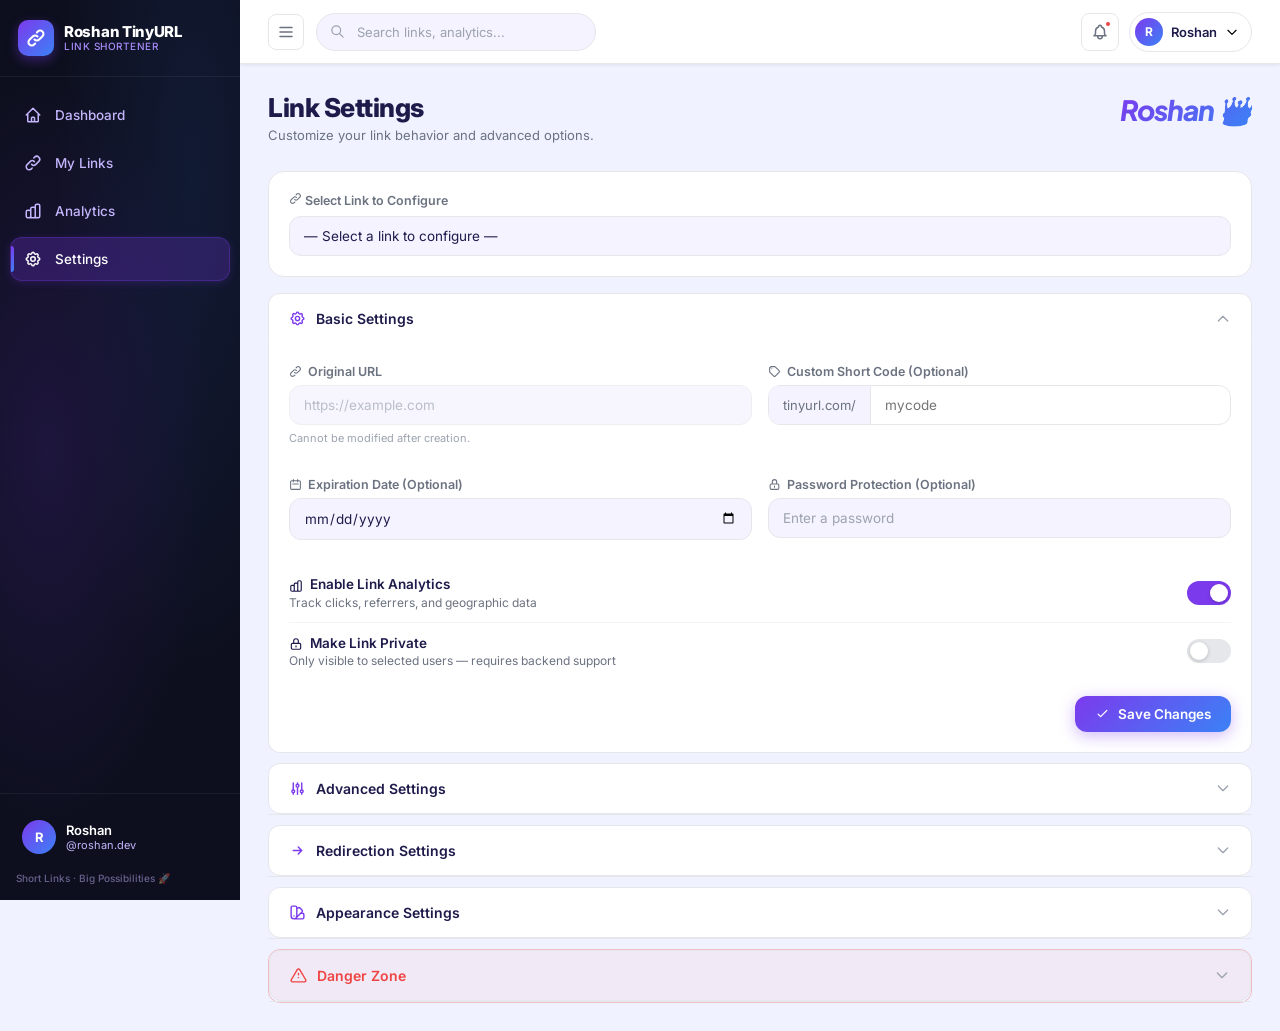
<file: settings.html>
<!DOCTYPE html>
<html lang="en">
<head>
  <meta charset="UTF-8"/>
  <meta name="viewport" content="width=device-width, initial-scale=1.0"/>
  <meta name="description" content="Roshan TinyURL Settings — Configure link behavior, appearance, and advanced options."/>
  <title>Settings — Roshan TinyURL</title>
  <link rel="stylesheet" href="css/style.css"/>
  <style>
    .settings-layout {
      display: grid;
      grid-template-columns: 1fr;
      gap: 10px;
    }

    .collapsible-header {
      background: var(--bg-card);
    }

    /* Theme buttons */
    .theme-btn-wrap { display: flex; gap: 12px; }
    .theme-btn {
      flex: 1;
      padding: 14px;
      border-radius: var(--radius-md);
      border: 2px solid var(--border);
      background: var(--bg-input);
      cursor: pointer;
      transition: var(--transition);
      display: flex;
      flex-direction: column;
      align-items: center;
      gap: 8px;
      font-size: 13px;
      font-weight: 600;
      color: var(--text-secondary);
    }
    .theme-btn:hover { border-color: var(--primary); }
    .theme-btn.active { border-color: var(--primary); background: rgba(124,58,237,0.08); color: var(--primary); }

    .theme-preview {
      width: 100%; height: 48px;
      border-radius: var(--radius-sm);
      display: flex; overflow: hidden;
    }
    .tp-sidebar { width: 28%; background: #0d0f1e; }
    .tp-content { flex: 1; }
    .light-preview .tp-content { background: #f0f2ff; }
    .dark-preview .tp-content { background: #1a1d35; }

    /* Redirect info box */
    .redirect-info {
      background: var(--bg-input);
      border-radius: var(--radius-md);
      padding: 16px;
      border: 1px solid var(--border-purple);
    }
    .redirect-flow {
      display: flex;
      align-items: center;
      gap: 12px;
      flex-wrap: wrap;
      margin-top: 12px;
    }
    .redirect-step {
      display: flex;
      align-items: center;
      gap: 8px;
      padding: 8px 14px;
      background: var(--bg-card);
      border: 1px solid var(--border);
      border-radius: var(--radius-sm);
      font-size: 12.5px;
      font-weight: 600;
      color: var(--text-primary);
    }
    .redirect-arrow { color: var(--text-muted); }

    /* Section selector */
    .link-selector-wrap {
      background: var(--bg-card);
      border: 1px solid var(--border);
      border-radius: var(--radius-lg);
      padding: 20px;
      margin-bottom: 16px;
    }

    /* Danger zone colors */
    .danger-action-row {
      display: flex;
      align-items: flex-start;
      justify-content: space-between;
      gap: 16px;
      padding: 16px 0;
      border-bottom: 1px solid rgba(239,68,68,0.1);
    }
    .danger-action-row:last-child { border-bottom: none; padding-bottom: 0; }
    .danger-action-info h3 { font-size: 14px; font-weight: 600; color: var(--danger); margin-bottom: 3px; }
    .danger-action-info p { font-size: 12.5px; color: var(--text-secondary); max-width: 320px; line-height: 1.5; }

    .redirect-type {
      display: flex;
      gap: 10px;
      flex-wrap: wrap;
      margin-top: 10px;
    }
    .redirect-option {
      display: flex;
      align-items: center;
      gap: 8px;
      padding: 10px 14px;
      border: 1.5px solid var(--border);
      border-radius: var(--radius-md);
      cursor: pointer;
      font-size: 13px;
      transition: var(--transition);
      background: var(--bg-card);
      color: var(--text-primary);
    }
    .redirect-option input[type="radio"] { accent-color: var(--primary); }
    .redirect-option:has(input:checked) {
      border-color: var(--primary);
      background: rgba(124,58,237,0.06);
    }
    .redirect-option label { cursor: pointer; }
  </style>
</head>
<body>
<div class="app-shell">
  <!-- Sidebar -->
  <aside class="sidebar" id="sidebar">
    <div class="sidebar-logo">
      <div class="logo-icon">
        <svg width="20" height="20" fill="none" viewBox="0 0 24 24" stroke="white" stroke-width="2.5">
          <path stroke-linecap="round" stroke-linejoin="round" d="M13.828 10.172a4 4 0 00-5.656 0l-4 4a4 4 0 105.656 5.656l1.102-1.101m-.758-4.899a4 4 0 005.656 0l4-4a4 4 0 00-5.656-5.656l-1.1 1.1"/>
        </svg>
      </div>
      <div class="logo-text">
        <span class="logo-name">Roshan TinyURL</span>
        <span class="logo-sub">Link Shortener</span>
      </div>
    </div>
    <nav class="sidebar-nav" role="navigation" aria-label="Main navigation">
      <a href="index.html" class="nav-item">
        <span class="nav-icon"><svg width="18" height="18" fill="none" viewBox="0 0 24 24" stroke="currentColor" stroke-width="2"><path stroke-linecap="round" stroke-linejoin="round" d="M3 12l2-2m0 0l7-7 7 7M5 10v10a1 1 0 001 1h3m10-11l2 2m-2-2v10a1 1 0 01-1 1h-3m-6 0a1 1 0 001-1v-4a1 1 0 011-1h2a1 1 0 011 1v4a1 1 0 001 1m-6 0h6"/></svg></span>
        <span class="nav-label">Dashboard</span>
      </a>
      <a href="links.html" class="nav-item">
        <span class="nav-icon"><svg width="18" height="18" fill="none" viewBox="0 0 24 24" stroke="currentColor" stroke-width="2"><path stroke-linecap="round" stroke-linejoin="round" d="M13.828 10.172a4 4 0 00-5.656 0l-4 4a4 4 0 105.656 5.656l1.102-1.101m-.758-4.899a4 4 0 005.656 0l4-4a4 4 0 00-5.656-5.656l-1.1 1.1"/></svg></span>
        <span class="nav-label">My Links</span>
      </a>
      <a href="analytics.html" class="nav-item">
        <span class="nav-icon"><svg width="18" height="18" fill="none" viewBox="0 0 24 24" stroke="currentColor" stroke-width="2"><path stroke-linecap="round" stroke-linejoin="round" d="M9 19v-6a2 2 0 00-2-2H5a2 2 0 00-2 2v6a2 2 0 002 2h2a2 2 0 002-2zm0 0V9a2 2 0 012-2h2a2 2 0 012 2v10m-6 0a2 2 0 002 2h2a2 2 0 002-2m0 0V5a2 2 0 012-2h2a2 2 0 012 2v14a2 2 0 01-2 2h-2a2 2 0 01-2-2z"/></svg></span>
        <span class="nav-label">Analytics</span>
      </a>
      <a href="settings.html" class="nav-item active">
        <span class="nav-icon"><svg width="18" height="18" fill="none" viewBox="0 0 24 24" stroke="currentColor" stroke-width="2"><path stroke-linecap="round" stroke-linejoin="round" d="M10.325 4.317c.426-1.756 2.924-1.756 3.35 0a1.724 1.724 0 002.573 1.066c1.543-.94 3.31.826 2.37 2.37a1.724 1.724 0 001.065 2.572c1.756.426 1.756 2.924 0 3.35a1.724 1.724 0 00-1.066 2.573c.94 1.543-.826 3.31-2.37 2.37a1.724 1.724 0 00-2.572 1.065c-.426 1.756-2.924 1.756-3.35 0a1.724 1.724 0 00-2.573-1.066c-1.543.94-3.31-.826-2.37-2.37a1.724 1.724 0 00-1.065-2.572c-1.756-.426-1.756-2.924 0-3.35a1.724 1.724 0 001.066-2.573c-.94-1.543.826-3.31 2.37-2.37.996.608 2.296.07 2.572-1.065z"/><circle cx="12" cy="12" r="3"/></svg></span>
        <span class="nav-label">Settings</span>
      </a>
    </nav>
    <div class="sidebar-footer">
      <div class="user-card">
        <div class="user-avatar">R</div>
        <div class="user-info">
          <div class="user-name">Roshan</div>
          <div class="user-handle">@roshan.dev</div>
        </div>
      </div>
      <div class="sidebar-tagline">Short Links · Big Possibilities 🚀</div>
    </div>
  </aside>
  <div class="sidebar-overlay" id="sidebarOverlay"></div>

  <main class="main-content">
    <header class="topbar">
      <div class="topbar-left">
        <button class="sidebar-toggle" id="sidebarToggle" aria-label="Toggle sidebar">
          <svg width="18" height="18" fill="none" viewBox="0 0 24 24" stroke="currentColor" stroke-width="2"><path stroke-linecap="round" stroke-linejoin="round" d="M4 6h16M4 12h16M4 18h16"/></svg>
        </button>
        <div class="topbar-search">
          <svg class="search-icon" width="15" height="15" fill="none" viewBox="0 0 24 24" stroke="currentColor" stroke-width="2"><path stroke-linecap="round" stroke-linejoin="round" d="M21 21l-6-6m2-5a7 7 0 11-14 0 7 7 0 0114 0z"/></svg>
          <input type="search" placeholder="Search links, analytics..." aria-label="Search"/>
        </div>
      </div>
      <div class="topbar-right">
        <button class="topbar-icon-btn" aria-label="Notifications">
          <svg width="18" height="18" fill="none" viewBox="0 0 24 24" stroke="currentColor" stroke-width="2"><path stroke-linecap="round" stroke-linejoin="round" d="M15 17h5l-1.405-1.405A2.032 2.032 0 0118 14.158V11a6.002 6.002 0 00-4-5.659V5a2 2 0 10-4 0v.341C7.67 6.165 6 8.388 6 11v3.159c0 .538-.214 1.055-.595 1.436L4 17h5m6 0v1a3 3 0 11-6 0v-1m6 0H9"/></svg>
          <span class="notif-badge"></span>
        </button>
        <button class="topbar-user">
          <div class="avatar">R</div>
          <span class="uname">Roshan</span>
          <svg width="14" height="14" fill="none" viewBox="0 0 24 24" stroke="currentColor" stroke-width="2"><path stroke-linecap="round" stroke-linejoin="round" d="M19 9l-7 7-7-7"/></svg>
        </button>
      </div>
    </header>

    <div class="page-content fade-in">
      <!-- Header -->
      <div class="page-header">
        <div class="page-title-area">
          <h1 class="page-title">Link Settings</h1>
          <p class="page-subtitle">Customize your link behavior and advanced options.</p>
        </div>
        <div class="page-title-brand">Roshan 👑</div>
      </div>

      <!-- Link Selector -->
      <div class="link-selector-wrap">
        <label class="form-label" for="settingsLinkSelector" style="margin-bottom:8px;display:block">
          <svg width="13" height="13" fill="none" viewBox="0 0 24 24" stroke="currentColor" stroke-width="2"><path stroke-linecap="round" stroke-linejoin="round" d="M13.828 10.172a4 4 0 00-5.656 0l-4 4a4 4 0 105.656 5.656l1.102-1.101m-.758-4.899a4 4 0 005.656 0l4-4a4 4 0 00-5.656-5.656l-1.1 1.1"/></svg>
          Select Link to Configure
        </label>
        <select class="form-select" id="settingsLinkSelector" aria-label="Select link to configure">
          <option value="">Loading links...</option>
        </select>
      </div>

      <!-- Settings Sections -->
      <div class="settings-layout">

        <!-- 1. Basic Settings -->
        <div>
          <div class="collapsible-header open" role="button" tabindex="0" aria-expanded="true">
            <svg class="ch-icon" width="17" height="17" fill="none" viewBox="0 0 24 24" stroke="currentColor" stroke-width="2"><path stroke-linecap="round" stroke-linejoin="round" d="M10.325 4.317c.426-1.756 2.924-1.756 3.35 0a1.724 1.724 0 002.573 1.066c1.543-.94 3.31.826 2.37 2.37a1.724 1.724 0 001.065 2.572c1.756.426 1.756 2.924 0 3.35a1.724 1.724 0 00-1.066 2.573c.94 1.543-.826 3.31-2.37 2.37a1.724 1.724 0 00-2.572 1.065c-.426 1.756-2.924 1.756-3.35 0a1.724 1.724 0 00-2.573-1.066c-1.543.94-3.31-.826-2.37-2.37a1.724 1.724 0 00-1.065-2.572c-1.756-.426-1.756-2.924 0-3.35a1.724 1.724 0 001.066-2.573c-.94-1.543.826-3.31 2.37-2.37.996.608 2.296.07 2.572-1.065z"/><circle cx="12" cy="12" r="3"/></svg>
            <span class="ch-title">Basic Settings</span>
            <svg class="collapsible-arrow" width="16" height="16" fill="none" viewBox="0 0 24 24" stroke="currentColor" stroke-width="2"><path stroke-linecap="round" stroke-linejoin="round" d="M19 9l-7 7-7-7"/></svg>
          </div>
          <div class="collapsible-body open">
            <form id="basicSettingsForm" novalidate>
              <div class="adv-grid">
                <div class="form-group">
                  <label class="form-label" for="settOriginalUrl">
                    <svg width="13" height="13" fill="none" viewBox="0 0 24 24" stroke="currentColor" stroke-width="2"><path stroke-linecap="round" stroke-linejoin="round" d="M13.828 10.172a4 4 0 00-5.656 0l-4 4a4 4 0 105.656 5.656l1.102-1.101m-.758-4.899a4 4 0 005.656 0l4-4a4 4 0 00-5.656-5.656l-1.1 1.1"/></svg>
                    Original URL
                  </label>
                  <input type="url" id="settOriginalUrl" class="form-input" placeholder="https://example.com" readonly style="opacity:0.7;cursor:not-allowed"/>
                  <span style="font-size:11px;color:var(--text-muted)">Cannot be modified after creation.</span>
                </div>
                <div class="form-group">
                  <label class="form-label" for="settCustomAlias">
                    <svg width="13" height="13" fill="none" viewBox="0 0 24 24" stroke="currentColor" stroke-width="2"><path stroke-linecap="round" stroke-linejoin="round" d="M7 7h.01M7 3h5c.512 0 1.024.195 1.414.586l7 7a2 2 0 010 2.828l-7 7a2 2 0 01-2.828 0l-7-7A1.994 1.994 0 013 12V7a4 4 0 014-4z"/></svg>
                    Custom Short Code (Optional)
                  </label>
                  <div class="input-group">
                    <span class="input-prefix">tinyurl.com/</span>
                    <input type="text" id="settCustomAlias" placeholder="mycode" maxlength="30"/>
                  </div>
                </div>
                <div class="form-group">
                  <label class="form-label" for="settExpiresAt">
                    <svg width="13" height="13" fill="none" viewBox="0 0 24 24" stroke="currentColor" stroke-width="2"><path stroke-linecap="round" stroke-linejoin="round" d="M8 7V3m8 4V3m-9 8h10M5 21h14a2 2 0 002-2V7a2 2 0 00-2-2H5a2 2 0 00-2 2v12a2 2 0 002 2z"/></svg>
                    Expiration Date (Optional)
                  </label>
                  <input type="date" id="settExpiresAt" class="form-input"/>
                </div>
                <div class="form-group">
                  <label class="form-label" for="settPassword">
                    <svg width="13" height="13" fill="none" viewBox="0 0 24 24" stroke="currentColor" stroke-width="2"><path stroke-linecap="round" stroke-linejoin="round" d="M12 15v2m-6 4h12a2 2 0 002-2v-6a2 2 0 00-2-2H6a2 2 0 00-2 2v6a2 2 0 002 2zm10-10V7a4 4 0 00-8 0v4h8z"/></svg>
                    Password Protection (Optional)
                  </label>
                  <input type="password" id="settPassword" class="form-input" placeholder="Enter a password"/>
                </div>
              </div>
              <div style="margin-top:8px">
                <div class="toggle-row">
                  <div class="toggle-info">
                    <div class="toggle-label">
                      <svg width="14" height="14" fill="none" viewBox="0 0 24 24" stroke="currentColor" stroke-width="2" style="display:inline;vertical-align:middle;margin-right:4px"><path stroke-linecap="round" stroke-linejoin="round" d="M9 19v-6a2 2 0 00-2-2H5a2 2 0 00-2 2v6a2 2 0 002 2h2a2 2 0 002-2zm0 0V9a2 2 0 012-2h2a2 2 0 012 2v10m-6 0a2 2 0 002 2h2a2 2 0 002-2m0 0V5a2 2 0 012-2h2a2 2 0 012 2v14a2 2 0 01-2 2h-2a2 2 0 01-2-2z"/></svg>
                      Enable Link Analytics
                    </div>
                    <div class="toggle-desc">Track clicks, referrers, and geographic data</div>
                  </div>
                  <label class="toggle" for="settAnalytics">
                    <input type="checkbox" id="settAnalytics" checked/>
                    <span class="toggle-slider"></span>
                  </label>
                </div>
                <div class="toggle-row">
                  <div class="toggle-info">
                    <div class="toggle-label">
                      <svg width="14" height="14" fill="none" viewBox="0 0 24 24" stroke="currentColor" stroke-width="2" style="display:inline;vertical-align:middle;margin-right:4px"><path stroke-linecap="round" stroke-linejoin="round" d="M12 15v2m-6 4h12a2 2 0 002-2v-6a2 2 0 00-2-2H6a2 2 0 00-2 2v6a2 2 0 002 2zm10-10V7a4 4 0 00-8 0v4h8z"/></svg>
                      Make Link Private
                    </div>
                    <div class="toggle-desc">Only visible to selected users — requires backend support</div>
                  </div>
                  <label class="toggle" for="settPrivate">
                    <input type="checkbox" id="settPrivate"/>
                    <span class="toggle-slider"></span>
                  </label>
                </div>
              </div>
              <div style="margin-top:16px;display:flex;justify-content:flex-end">
                <button type="submit" class="btn btn-primary">
                  <svg width="15" height="15" fill="none" viewBox="0 0 24 24" stroke="currentColor" stroke-width="2"><path stroke-linecap="round" stroke-linejoin="round" d="M5 13l4 4L19 7"/></svg>
                  Save Changes
                </button>
              </div>
            </form>
          </div>
        </div>

        <!-- 2. Advanced Settings -->
        <div>
          <div class="collapsible-header" role="button" tabindex="0" aria-expanded="false">
            <svg class="ch-icon" width="17" height="17" fill="none" viewBox="0 0 24 24" stroke="currentColor" stroke-width="2"><path stroke-linecap="round" stroke-linejoin="round" d="M12 6V4m0 2a2 2 0 100 4m0-4a2 2 0 110 4m-6 8a2 2 0 100-4m0 4a2 2 0 110-4m0 4v2m0-6V4m6 6v10m6-2a2 2 0 100-4m0 4a2 2 0 110-4m0 4v2m0-6V4"/></svg>
            <span class="ch-title">Advanced Settings</span>
            <svg class="collapsible-arrow" width="16" height="16" fill="none" viewBox="0 0 24 24" stroke="currentColor" stroke-width="2"><path stroke-linecap="round" stroke-linejoin="round" d="M19 9l-7 7-7-7"/></svg>
          </div>
          <div class="collapsible-body">
            <form id="advSettingsForm" novalidate>
              <div class="adv-grid">
                <div class="form-group">
                  <label class="form-label" for="settTitle">Link Title</label>
                  <input type="text" id="settTitle" class="form-input" placeholder="My awesome link"/>
                </div>
                <div class="form-group">
                  <label class="form-label" for="settDescription">Description</label>
                  <input type="text" id="settDescription" class="form-input" placeholder="Brief description of the link..."/>
                </div>
                <div class="form-group" style="grid-column:1/-1">
                  <label class="form-label" for="settUtmSource">UTM Source (Optional)</label>
                  <input type="text" id="settUtmSource" class="form-input" placeholder="newsletter"/>
                  <span style="font-size:11.5px;color:var(--text-muted)">Used for tracking campaign sources in analytics.</span>
                </div>
              </div>
              <div style="margin-top:16px;display:flex;justify-content:flex-end">
                <button type="submit" class="btn btn-primary">
                  <svg width="15" height="15" fill="none" viewBox="0 0 24 24" stroke="currentColor" stroke-width="2"><path stroke-linecap="round" stroke-linejoin="round" d="M5 13l4 4L19 7"/></svg>
                  Save Changes
                </button>
              </div>
            </form>
          </div>
        </div>

        <!-- 3. Redirection Settings -->
        <div>
          <div class="collapsible-header" role="button" tabindex="0">
            <svg class="ch-icon" width="17" height="17" fill="none" viewBox="0 0 24 24" stroke="currentColor" stroke-width="2"><path stroke-linecap="round" stroke-linejoin="round" d="M13 7l5 5m0 0l-5 5m5-5H6"/></svg>
            <span class="ch-title">Redirection Settings</span>
            <svg class="collapsible-arrow" width="16" height="16" fill="none" viewBox="0 0 24 24" stroke="currentColor" stroke-width="2"><path stroke-linecap="round" stroke-linejoin="round" d="M19 9l-7 7-7-7"/></svg>
          </div>
          <div class="collapsible-body">
            <div class="redirect-info">
              <p style="font-size:13px;color:var(--text-secondary)">Current redirect behavior for this link:</p>
              <div class="redirect-flow">
                <div class="redirect-step">
                  <svg width="14" height="14" fill="none" viewBox="0 0 24 24" stroke="currentColor" stroke-width="2"><path stroke-linecap="round" stroke-linejoin="round" d="M13.828 10.172a4 4 0 00-5.656 0l-4 4a4 4 0 105.656 5.656l1.102-1.101m-.758-4.899a4 4 0 005.656 0l4-4a4 4 0 00-5.656-5.656l-1.1 1.1"/></svg>
                  Short URL
                </div>
                <span class="redirect-arrow">→</span>
                <div class="redirect-step" style="color:var(--primary)">
                  <svg width="14" height="14" fill="none" viewBox="0 0 24 24" stroke="currentColor" stroke-width="2"><path stroke-linecap="round" stroke-linejoin="round" d="M9 5H7a2 2 0 00-2 2v12a2 2 0 002 2h10a2 2 0 002-2V7a2 2 0 00-2-2h-2M9 5a2 2 0 002 2h2a2 2 0 002-2M9 5a2 2 0 012-2h2a2 2 0 012 2"/></svg>
                  Log Click
                </div>
                <span class="redirect-arrow">→</span>
                <div class="redirect-step" style="color:var(--success)">
                  <svg width="14" height="14" fill="none" viewBox="0 0 24 24" stroke="currentColor" stroke-width="2"><path stroke-linecap="round" stroke-linejoin="round" d="M5 3l14 9-14 9V3z"/></svg>
                  Destination URL
                </div>
              </div>
            </div>

            <div style="margin-top:16px">
              <label class="form-label" style="margin-bottom:10px;display:block">Redirect Type</label>
              <div class="redirect-type" role="radiogroup" aria-label="Redirect type">
                <label class="redirect-option">
                  <input type="radio" name="redirectType" value="302" checked/>
                  <div>
                    <div style="font-weight:600;font-size:13px">302 Temporary</div>
                    <div style="font-size:11.5px;color:var(--text-muted)">Default, analytics-friendly</div>
                  </div>
                </label>
                <label class="redirect-option">
                  <input type="radio" name="redirectType" value="301"/>
                  <div>
                    <div style="font-weight:600;font-size:13px">301 Permanent</div>
                    <div style="font-size:11.5px;color:var(--text-muted)">SEO-friendly, cached by browser</div>
                  </div>
                </label>
              </div>
              <p style="font-size:12px;color:var(--text-muted);margin-top:10px">⚠️ Redirect type change requires backend implementation.</p>
            </div>
          </div>
        </div>

        <!-- 4. Appearance Settings -->
        <div>
          <div class="collapsible-header" role="button" tabindex="0">
            <svg class="ch-icon" width="17" height="17" fill="none" viewBox="0 0 24 24" stroke="currentColor" stroke-width="2"><path stroke-linecap="round" stroke-linejoin="round" d="M7 21a4 4 0 01-4-4V5a2 2 0 012-2h4a2 2 0 012 2v12a4 4 0 01-4 4zm0 0h12a2 2 0 002-2v-4a2 2 0 00-2-2h-2.343M11 7.343l1.657-1.657a2 2 0 012.828 0l2.829 2.829a2 2 0 010 2.828l-8.486 8.485M7 17h.01"/></svg>
            <span class="ch-title">Appearance Settings</span>
            <svg class="collapsible-arrow" width="16" height="16" fill="none" viewBox="0 0 24 24" stroke="currentColor" stroke-width="2"><path stroke-linecap="round" stroke-linejoin="round" d="M19 9l-7 7-7-7"/></svg>
          </div>
          <div class="collapsible-body">
            <!-- Theme -->
            <div style="margin-bottom:20px">
              <div class="form-label" style="margin-bottom:12px">Color Theme</div>
              <div class="theme-btn-wrap">
                <button type="button" class="theme-btn" id="themeLightBtn">
                  <div class="theme-preview light-preview"><div class="tp-sidebar"></div><div class="tp-content"></div></div>
                  ☀️ Light
                </button>
                <button type="button" class="theme-btn" id="themeDarkBtn">
                  <div class="theme-preview dark-preview"><div class="tp-sidebar"></div><div class="tp-content"></div></div>
                  🌙 Dark
                </button>
              </div>
            </div>

            <!-- Accent Colors -->
            <div style="margin-bottom:20px">
              <div class="form-label" style="margin-bottom:10px">Accent Color</div>
              <div class="swatch-grid">
                <div class="swatch active" style="background:#7c3aed" data-color="#7c3aed" title="Purple" role="button" tabindex="0" aria-label="Purple accent"></div>
                <div class="swatch" style="background:#3b82f6" data-color="#3b82f6" title="Blue" role="button" tabindex="0" aria-label="Blue accent"></div>
                <div class="swatch" style="background:#10b981" data-color="#10b981" title="Emerald" role="button" tabindex="0" aria-label="Emerald accent"></div>
                <div class="swatch" style="background:#f59e0b" data-color="#f59e0b" title="Amber" role="button" tabindex="0" aria-label="Amber accent"></div>
                <div class="swatch" style="background:#ef4444" data-color="#ef4444" title="Red" role="button" tabindex="0" aria-label="Red accent"></div>
                <div class="swatch" style="background:#ec4899" data-color="#ec4899" title="Pink" role="button" tabindex="0" aria-label="Pink accent"></div>
                <div class="swatch" style="background:#06b6d4" data-color="#06b6d4" title="Cyan" role="button" tabindex="0" aria-label="Cyan accent"></div>
                <div class="swatch" style="background:#8b5cf6" data-color="#8b5cf6" title="Violet" role="button" tabindex="0" aria-label="Violet accent"></div>
              </div>
            </div>

            <!-- Sidebar preference -->
            <div class="toggle-row">
              <div class="toggle-info">
                <div class="toggle-label">Auto-collapse Sidebar</div>
                <div class="toggle-desc">Collapse sidebar to icon-only mode by default</div>
              </div>
              <label class="toggle" for="sidebarCollapseSetting">
                <input type="checkbox" id="sidebarCollapseSetting"/>
                <span class="toggle-slider"></span>
              </label>
            </div>

            <p style="font-size:11.5px;color:var(--text-muted);margin-top:12px">Preferences are saved to local storage and persist across sessions.</p>
          </div>
        </div>

        <!-- 5. Danger Zone -->
        <div class="danger-zone">
          <div class="collapsible-header" role="button" tabindex="0">
            <svg class="ch-icon" width="17" height="17" fill="none" viewBox="0 0 24 24" stroke="var(--danger)" stroke-width="2"><path stroke-linecap="round" stroke-linejoin="round" d="M12 9v2m0 4h.01M10.29 3.86L1.82 18a2 2 0 001.71 3h16.94a2 2 0 001.71-3L13.71 3.86a2 2 0 00-3.42 0z"/></svg>
            <span class="ch-title" style="color:var(--danger)">Danger Zone</span>
            <svg class="collapsible-arrow" width="16" height="16" fill="none" viewBox="0 0 24 24" stroke="currentColor" stroke-width="2"><path stroke-linecap="round" stroke-linejoin="round" d="M19 9l-7 7-7-7"/></svg>
          </div>
          <div class="collapsible-body">
            <div style="background:rgba(239,68,68,0.04);border-radius:var(--radius-sm);padding:4px 0">
              <div class="danger-action-row">
                <div class="danger-action-info">
                  <h3>Delete This Link</h3>
                  <p>Permanently delete the selected link and all associated analytics data. This action cannot be undone.</p>
                </div>
                <button type="button" class="btn btn-danger btn-sm" id="dangerDeleteBtn">
                  <svg width="14" height="14" fill="none" viewBox="0 0 24 24" stroke="currentColor" stroke-width="2"><path stroke-linecap="round" stroke-linejoin="round" d="M19 7l-.867 12.142A2 2 0 0116.138 21H7.862a2 2 0 01-1.995-1.858L5 7m5 4v6m4-6v6m1-10V4a1 1 0 00-1-1h-4a1 1 0 00-1 1v3M4 7h16"/></svg>
                  Delete Link
                </button>
              </div>
              <div class="danger-action-row">
                <div class="danger-action-info">
                  <h3>Reset Preferences</h3>
                  <p>Clear all saved theme, accent, and sidebar preferences from your browser. This only affects local settings.</p>
                </div>
                <button type="button" class="btn btn-danger btn-sm" id="dangerResetBtn">
                  <svg width="14" height="14" fill="none" viewBox="0 0 24 24" stroke="currentColor" stroke-width="2"><path stroke-linecap="round" stroke-linejoin="round" d="M4 4v5h.582m15.356 2A8.001 8.001 0 004.582 9m0 0H9m11 11v-5h-.581m0 0a8.003 8.003 0 01-15.357-2m15.357 2H15"/></svg>
                  Reset Preferences
                </button>
              </div>
            </div>
          </div>
        </div>

      </div><!-- end settings-layout -->
    </div>
  </main>
</div>

<div class="toast-container"></div>
<script src="js/api.js"></script>
<script src="js/app.js"></script>
<script src="js/settings.js"></script>
</body>
</html>
</file>
<file: css/style.css>
/* ===================================================
   Roshan TinyURL — Master Stylesheet
   =================================================== */

/* --- Google Fonts Import --- */
@import url('https://fonts.googleapis.com/css2?family=Inter:wght@300;400;500;600;700;800;900&family=Plus+Jakarta+Sans:wght@400;500;600;700;800&display=swap');

/* --- CSS Custom Properties --- */
:root {
  /* Sidebar */
  --sidebar-bg: #0d0f1e;
  --sidebar-width: 240px;
  --sidebar-collapsed: 68px;

  /* Colors */
  --primary: #7c3aed;
  --primary-light: #8b5cf6;
  --primary-dark: #6d28d9;
  --secondary: #3b82f6;
  --secondary-light: #60a5fa;
  --accent: #a78bfa;
  --success: #10b981;
  --danger: #ef4444;
  --warning: #f59e0b;
  --info: #06b6d4;

  /* Gradients */
  --grad-primary: linear-gradient(135deg, #7c3aed 0%, #3b82f6 100%);
  --grad-card: linear-gradient(135deg, #1e1b4b 0%, #312e81 100%);
  --grad-success: linear-gradient(135deg, #059669 0%, #10b981 100%);
  --grad-hero: linear-gradient(135deg, #7c3aed22 0%, #3b82f622 100%);

  /* Backgrounds */
  --bg-main: #f0f2ff;
  --bg-card: #ffffff;
  --bg-card-hover: #f8f9ff;
  --bg-input: #f5f3ff;
  --bg-sidebar-item: rgba(255,255,255,0.05);
  --bg-sidebar-active: rgba(124,58,237,0.25);

  /* Text */
  --text-primary: #1e1b4b;
  --text-secondary: #6b7280;
  --text-muted: #9ca3af;
  --text-sidebar: #c4b5fd;
  --text-sidebar-active: #ffffff;
  --text-white: #ffffff;

  /* Borders */
  --border: #e5e7eb;
  --border-light: #f3f4f6;
  --border-purple: rgba(124,58,237,0.2);

  /* Shadows */
  --shadow-sm: 0 1px 3px rgba(0,0,0,0.08);
  --shadow-md: 0 4px 16px rgba(0,0,0,0.1);
  --shadow-lg: 0 8px 32px rgba(0,0,0,0.12);
  --shadow-card: 0 2px 12px rgba(124,58,237,0.08);
  --shadow-purple: 0 8px 32px rgba(124,58,237,0.25);

  /* Radii */
  --radius-sm: 8px;
  --radius-md: 12px;
  --radius-lg: 16px;
  --radius-xl: 20px;
  --radius-full: 9999px;

  /* Spacing */
  --nav-height: 64px;

  /* Transitions */
  --transition: all 0.25s cubic-bezier(0.4,0,0.2,1);
  --transition-fast: all 0.15s cubic-bezier(0.4,0,0.2,1);

  /* Font */
  --font-base: 'Inter', 'Plus Jakarta Sans', system-ui, sans-serif;
}

/* Dark theme */
[data-theme="dark"] {
  --bg-main: #0d0f1e;
  --bg-card: #13152a;
  --bg-card-hover: #1a1d35;
  --bg-input: #1e2140;
  --border: #2d2f50;
  --border-light: #22244a;
  --text-primary: #e5e7eb;
  --text-secondary: #9ca3af;
  --text-muted: #6b7280;
  --shadow-card: 0 2px 12px rgba(0,0,0,0.4);
  --shadow-md: 0 4px 16px rgba(0,0,0,0.4);
}

/* ===================================================
   Reset & Base
   =================================================== */
*, *::before, *::after { box-sizing: border-box; margin: 0; padding: 0; }

html { scroll-behavior: smooth; font-size: 14px; }

body {
  font-family: var(--font-base);
  background: var(--bg-main);
  color: var(--text-primary);
  min-height: 100vh;
  display: flex;
  overflow-x: hidden;
  transition: background 0.3s, color 0.3s;
}

a { color: inherit; text-decoration: none; }
button { cursor: pointer; font-family: var(--font-base); }
input, select, textarea { font-family: var(--font-base); }
ul, ol { list-style: none; }
img { max-width: 100%; }

/* ===================================================
   Layout
   =================================================== */
.app-shell {
  display: flex;
  width: 100%;
  min-height: 100vh;
}

/* ===================================================
   Sidebar
   =================================================== */
.sidebar {
  width: var(--sidebar-width);
  background: var(--sidebar-bg);
  min-height: 100vh;
  display: flex;
  flex-direction: column;
  position: fixed;
  left: 0; top: 0; bottom: 0;
  z-index: 100;
  transition: var(--transition);
  overflow: hidden;
  background-image:
    radial-gradient(ellipse at 20% 50%, rgba(124,58,237,0.15) 0%, transparent 60%),
    radial-gradient(ellipse at 80% 20%, rgba(59,130,246,0.1) 0%, transparent 50%);
}

.sidebar.collapsed { width: var(--sidebar-collapsed); }

.sidebar-logo {
  padding: 20px 18px;
  display: flex;
  align-items: center;
  gap: 10px;
  border-bottom: 1px solid rgba(255,255,255,0.06);
  min-height: 72px;
}

.sidebar-logo .logo-icon {
  width: 36px;
  height: 36px;
  background: var(--grad-primary);
  border-radius: 10px;
  display: flex;
  align-items: center;
  justify-content: center;
  flex-shrink: 0;
  box-shadow: 0 4px 12px rgba(124,58,237,0.4);
}

.sidebar-logo .logo-icon svg { width: 20px; height: 20px; }

.sidebar-logo .logo-text {
  display: flex;
  flex-direction: column;
  overflow: hidden;
  white-space: nowrap;
  transition: var(--transition);
}

.sidebar-logo .logo-name {
  font-size: 15px;
  font-weight: 800;
  color: #fff;
  letter-spacing: -0.3px;
  line-height: 1.1;
}

.sidebar-logo .logo-sub {
  font-size: 10px;
  font-weight: 500;
  color: var(--accent);
  letter-spacing: 0.5px;
  text-transform: uppercase;
}

.sidebar.collapsed .logo-text { opacity: 0; width: 0; }

/* Nav */
.sidebar-nav {
  flex: 1;
  padding: 16px 10px;
  display: flex;
  flex-direction: column;
  gap: 4px;
}

.nav-item {
  display: flex;
  align-items: center;
  gap: 12px;
  padding: 11px 12px;
  border-radius: var(--radius-md);
  color: var(--text-sidebar);
  font-size: 13.5px;
  font-weight: 500;
  cursor: pointer;
  transition: var(--transition);
  white-space: nowrap;
  position: relative;
  border: 1px solid transparent;
  text-decoration: none;
}

.nav-item:hover {
  background: var(--bg-sidebar-item);
  color: #fff;
}

.nav-item.active {
  background: var(--bg-sidebar-active);
  color: var(--text-sidebar-active);
  border-color: rgba(124,58,237,0.3);
  box-shadow: 0 2px 8px rgba(124,58,237,0.2);
}

.nav-item.active::before {
  content: '';
  position: absolute;
  left: 0; top: 20%; bottom: 20%;
  width: 3px;
  background: var(--grad-primary);
  border-radius: 0 4px 4px 0;
}

.nav-item .nav-icon {
  width: 20px;
  height: 20px;
  flex-shrink: 0;
  display: flex;
  align-items: center;
  justify-content: center;
}

.nav-item .nav-label {
  transition: var(--transition);
  overflow: hidden;
}

.sidebar.collapsed .nav-label { opacity: 0; width: 0; overflow: hidden; }

/* Sidebar Footer */
.sidebar-footer {
  padding: 16px 12px;
  border-top: 1px solid rgba(255,255,255,0.06);
}

.user-card {
  display: flex;
  align-items: center;
  gap: 10px;
  padding: 10px;
  border-radius: var(--radius-md);
  cursor: pointer;
  transition: var(--transition);
}
.user-card:hover { background: rgba(255,255,255,0.05); }

.user-avatar {
  width: 34px; height: 34px;
  border-radius: 50%;
  background: var(--grad-primary);
  display: flex; align-items: center; justify-content: center;
  font-weight: 700; font-size: 13px; color: #fff;
  flex-shrink: 0;
}

.user-info { overflow: hidden; white-space: nowrap; transition: var(--transition); }
.sidebar.collapsed .user-info { opacity: 0; width: 0; }
.user-name { font-size: 13px; font-weight: 600; color: #fff; }
.user-handle { font-size: 11px; color: var(--text-sidebar); }

.sidebar-tagline {
  margin-top: 8px;
  padding: 0 4px;
  font-size: 10px;
  color: rgba(196,181,253,0.5);
  font-weight: 500;
  white-space: nowrap;
  overflow: hidden;
  transition: var(--transition);
}
.sidebar.collapsed .sidebar-tagline { opacity: 0; }

/* ===================================================
   Main Content Area
   =================================================== */
.main-content {
  flex: 1;
  margin-left: var(--sidebar-width);
  transition: margin-left var(--transition);
  display: flex;
  flex-direction: column;
  min-height: 100vh;
}

.sidebar.collapsed ~ .main-content { margin-left: var(--sidebar-collapsed); }

/* ===================================================
   Top Navbar
   =================================================== */
.topbar {
  height: var(--nav-height);
  background: var(--bg-card);
  border-bottom: 1px solid var(--border);
  display: flex;
  align-items: center;
  justify-content: space-between;
  padding: 0 28px;
  position: sticky; top: 0;
  z-index: 50;
  gap: 16px;
  box-shadow: var(--shadow-sm);
}

.topbar-left { display: flex; align-items: center; gap: 12px; }

.sidebar-toggle {
  width: 36px; height: 36px;
  background: transparent;
  border: 1px solid var(--border);
  border-radius: var(--radius-sm);
  display: flex; align-items: center; justify-content: center;
  color: var(--text-secondary);
  transition: var(--transition);
}
.sidebar-toggle:hover { background: var(--bg-input); color: var(--primary); }

.topbar-search {
  position: relative;
  display: flex;
  align-items: center;
}

.topbar-search input {
  width: 280px;
  height: 38px;
  background: var(--bg-input);
  border: 1px solid var(--border);
  border-radius: var(--radius-full);
  padding: 0 16px 0 40px;
  font-size: 13px;
  color: var(--text-primary);
  outline: none;
  transition: var(--transition);
}

.topbar-search input:focus {
  border-color: var(--primary-light);
  box-shadow: 0 0 0 3px rgba(124,58,237,0.1);
}

.topbar-search input::placeholder { color: var(--text-muted); }

.topbar-search .search-icon {
  position: absolute;
  left: 14px;
  color: var(--text-muted);
  pointer-events: none;
}

.topbar-right { display: flex; align-items: center; gap: 10px; }

.topbar-icon-btn {
  width: 38px; height: 38px;
  background: transparent;
  border: 1px solid var(--border);
  border-radius: var(--radius-sm);
  display: flex; align-items: center; justify-content: center;
  color: var(--text-secondary);
  transition: var(--transition);
  position: relative;
}
.topbar-icon-btn:hover { background: var(--bg-input); color: var(--primary); }

.notif-badge {
  position: absolute;
  top: 6px; right: 6px;
  width: 8px; height: 8px;
  background: var(--danger);
  border-radius: 50%;
  border: 2px solid var(--bg-card);
}

.topbar-user {
  display: flex;
  align-items: center;
  gap: 8px;
  padding: 5px 12px 5px 5px;
  border: 1px solid var(--border);
  border-radius: var(--radius-full);
  cursor: pointer;
  transition: var(--transition);
  background: transparent;
}
.topbar-user:hover { background: var(--bg-input); }
.topbar-user .avatar {
  width: 28px; height: 28px;
  border-radius: 50%;
  background: var(--grad-primary);
  display: flex; align-items: center; justify-content: center;
  font-size: 12px; font-weight: 700; color: #fff;
}
.topbar-user .uname { font-size: 13px; font-weight: 600; color: var(--text-primary); }

/* ===================================================
   Page Content
   =================================================== */
.page-content {
  flex: 1;
  padding: 28px;
  max-width: 1400px;
  width: 100%;
}

/* ===================================================
   Page Header
   =================================================== */
.page-header {
  display: flex;
  align-items: flex-start;
  justify-content: space-between;
  margin-bottom: 28px;
  gap: 16px;
}

.page-header .page-title-area {}

.page-title {
  font-size: 26px;
  font-weight: 800;
  color: var(--text-primary);
  letter-spacing: -0.5px;
  line-height: 1.2;
}

.page-title span { color: var(--primary); }

.page-subtitle {
  font-size: 13px;
  color: var(--text-secondary);
  margin-top: 4px;
  font-weight: 400;
}

.page-title-brand {
  font-family: 'Plus Jakarta Sans', var(--font-base);
  font-size: 28px;
  font-weight: 800;
  background: var(--grad-primary);
  -webkit-background-clip: text;
  -webkit-text-fill-color: transparent;
  background-clip: text;
  font-style: italic;
  letter-spacing: -1px;
  display: flex;
  align-items: center;
  gap: 6px;
}

/* ===================================================
   Buttons
   =================================================== */
.btn {
  display: inline-flex;
  align-items: center;
  gap: 8px;
  padding: 10px 20px;
  border-radius: var(--radius-md);
  font-size: 13.5px;
  font-weight: 600;
  border: none;
  transition: var(--transition);
  white-space: nowrap;
  cursor: pointer;
}

.btn-primary {
  background: var(--grad-primary);
  color: #fff;
  box-shadow: 0 4px 16px rgba(124,58,237,0.35);
}
.btn-primary:hover {
  transform: translateY(-1px);
  box-shadow: 0 6px 20px rgba(124,58,237,0.5);
}
.btn-primary:active { transform: translateY(0); }

.btn-secondary {
  background: var(--bg-input);
  color: var(--text-primary);
  border: 1px solid var(--border);
}
.btn-secondary:hover { background: var(--border-light); border-color: var(--primary-light); }

.btn-outline {
  background: transparent;
  color: var(--primary);
  border: 1.5px solid var(--primary);
}
.btn-outline:hover { background: rgba(124,58,237,0.08); }

.btn-danger {
  background: rgba(239,68,68,0.1);
  color: var(--danger);
  border: 1.5px solid rgba(239,68,68,0.3);
}
.btn-danger:hover { background: var(--danger); color: #fff; }

.btn-success {
  background: var(--grad-success);
  color: #fff;
}

.btn-sm {
  padding: 7px 14px;
  font-size: 12.5px;
  border-radius: var(--radius-sm);
}

.btn-icon {
  padding: 8px;
  border-radius: var(--radius-sm);
  background: transparent;
  border: 1px solid var(--border);
  color: var(--text-secondary);
  display: inline-flex;
  align-items: center;
  justify-content: center;
}
.btn-icon:hover { background: var(--bg-input); color: var(--primary); }

.btn:disabled {
  opacity: 0.5;
  cursor: not-allowed;
  transform: none !important;
  box-shadow: none !important;
}

/* ===================================================
   Cards
   =================================================== */
.card {
  background: var(--bg-card);
  border-radius: var(--radius-lg);
  border: 1px solid var(--border);
  box-shadow: var(--shadow-card);
  padding: 24px;
  transition: var(--transition);
}

.card:hover { box-shadow: var(--shadow-md); }

.card-header {
  display: flex;
  align-items: center;
  justify-content: space-between;
  margin-bottom: 20px;
  gap: 12px;
}

.card-title {
  font-size: 15px;
  font-weight: 700;
  color: var(--text-primary);
}

/* ===================================================
   Stats Cards
   =================================================== */
.stats-grid {
  display: grid;
  grid-template-columns: repeat(auto-fit, minmax(200px, 1fr));
  gap: 16px;
  margin-bottom: 24px;
}

.stat-card {
  background: var(--bg-card);
  border-radius: var(--radius-lg);
  border: 1px solid var(--border);
  padding: 20px;
  display: flex;
  flex-direction: column;
  gap: 12px;
  position: relative;
  overflow: hidden;
  transition: var(--transition);
}
.stat-card::before {
  content: '';
  position: absolute;
  top: 0; left: 0; right: 0;
  height: 3px;
  border-radius: var(--radius-lg) var(--radius-lg) 0 0;
}
.stat-card.purple::before { background: var(--grad-primary); }
.stat-card.blue::before { background: linear-gradient(90deg, #3b82f6, #06b6d4); }
.stat-card.green::before { background: var(--grad-success); }
.stat-card.orange::before { background: linear-gradient(90deg, #f59e0b, #ef4444); }

.stat-card:hover { transform: translateY(-2px); box-shadow: var(--shadow-md); }

.stat-header { display: flex; align-items: center; justify-content: space-between; }

.stat-label {
  font-size: 12px;
  font-weight: 600;
  color: var(--text-secondary);
  text-transform: uppercase;
  letter-spacing: 0.5px;
}

.stat-icon {
  width: 38px; height: 38px;
  border-radius: var(--radius-md);
  display: flex; align-items: center; justify-content: center;
}
.stat-icon.purple { background: rgba(124,58,237,0.12); color: var(--primary); }
.stat-icon.blue { background: rgba(59,130,246,0.12); color: var(--secondary); }
.stat-icon.green { background: rgba(16,185,129,0.12); color: var(--success); }
.stat-icon.orange { background: rgba(245,158,11,0.12); color: var(--warning); }

.stat-value {
  font-size: 28px;
  font-weight: 800;
  color: var(--text-primary);
  letter-spacing: -1px;
  line-height: 1;
}

.stat-change {
  font-size: 12px;
  font-weight: 600;
  display: flex;
  align-items: center;
  gap: 3px;
}
.stat-change.up { color: var(--success); }
.stat-change.down { color: var(--danger); }

/* ===================================================
   Form Elements
   =================================================== */
.form-group {
  display: flex;
  flex-direction: column;
  gap: 6px;
  margin-bottom: 16px;
}

.form-label {
  font-size: 12.5px;
  font-weight: 600;
  color: var(--text-secondary);
  display: flex;
  align-items: center;
  gap: 6px;
}

.form-input,
.form-select,
.form-textarea {
  width: 100%;
  padding: 11px 14px;
  background: var(--bg-input);
  border: 1.5px solid var(--border);
  border-radius: var(--radius-md);
  font-size: 13.5px;
  color: var(--text-primary);
  outline: none;
  transition: var(--transition);
  appearance: none;
}

.form-input:focus,
.form-select:focus,
.form-textarea:focus {
  border-color: var(--primary-light);
  background: var(--bg-card);
  box-shadow: 0 0 0 3px rgba(124,58,237,0.1);
}

.form-input::placeholder,
.form-textarea::placeholder { color: var(--text-muted); }

.form-input.error { border-color: var(--danger); box-shadow: 0 0 0 3px rgba(239,68,68,0.1); }

.form-error {
  font-size: 12px;
  color: var(--danger);
  display: flex;
  align-items: center;
  gap: 4px;
  margin-top: 2px;
}

.input-group {
  display: flex;
  align-items: stretch;
  border: 1.5px solid var(--border);
  border-radius: var(--radius-md);
  overflow: hidden;
  transition: var(--transition);
  background: var(--bg-card);
}
.input-group:focus-within {
  border-color: var(--primary-light);
  box-shadow: 0 0 0 3px rgba(124,58,237,0.1);
}

.input-group .input-prefix {
  padding: 0 14px;
  background: var(--bg-input);
  border-right: 1.5px solid var(--border);
  display: flex; align-items: center;
  font-size: 13px; color: var(--text-secondary);
  flex-shrink: 0;
  white-space: nowrap;
}

.input-group input {
  flex: 1;
  border: none;
  background: transparent;
  padding: 11px 14px;
  font-size: 13.5px;
  color: var(--text-primary);
  outline: none;
}

/* Toggle Switch */
.toggle-row {
  display: flex;
  align-items: center;
  justify-content: space-between;
  padding: 12px 0;
  border-bottom: 1px solid var(--border-light);
}
.toggle-row:last-child { border-bottom: none; }

.toggle-info { display: flex; flex-direction: column; gap: 2px; }
.toggle-label { font-size: 13.5px; font-weight: 600; color: var(--text-primary); }
.toggle-desc { font-size: 12px; color: var(--text-secondary); }

.toggle {
  position: relative;
  width: 44px; height: 24px;
  flex-shrink: 0;
}
.toggle input { opacity: 0; width: 0; height: 0; }
.toggle-slider {
  position: absolute;
  cursor: pointer;
  top: 0; left: 0; right: 0; bottom: 0;
  background: var(--border);
  border-radius: var(--radius-full);
  transition: 0.3s;
}
.toggle-slider::before {
  content: '';
  position: absolute;
  width: 18px; height: 18px;
  left: 3px; top: 3px;
  background: #fff;
  border-radius: 50%;
  transition: 0.3s;
  box-shadow: 0 1px 4px rgba(0,0,0,0.2);
}
.toggle input:checked + .toggle-slider { background: var(--primary); }
.toggle input:checked + .toggle-slider::before { transform: translateX(20px); }

/* ===================================================
   Table
   =================================================== */
.table-wrapper {
  overflow-x: auto;
  border-radius: var(--radius-lg);
  border: 1px solid var(--border);
}

table {
  width: 100%;
  border-collapse: collapse;
  font-size: 13px;
}

thead th {
  background: var(--bg-input);
  padding: 12px 16px;
  text-align: left;
  font-size: 11.5px;
  font-weight: 700;
  color: var(--text-secondary);
  text-transform: uppercase;
  letter-spacing: 0.5px;
  border-bottom: 1px solid var(--border);
  white-space: nowrap;
}

tbody tr {
  border-bottom: 1px solid var(--border-light);
  transition: var(--transition-fast);
}
tbody tr:last-child { border-bottom: none; }
tbody tr:hover { background: var(--bg-card-hover); }

tbody td {
  padding: 14px 16px;
  color: var(--text-primary);
  vertical-align: middle;
}

.td-url {
  max-width: 220px;
  overflow: hidden;
  text-overflow: ellipsis;
  white-space: nowrap;
}

.td-short-url {
  color: var(--primary);
  font-weight: 600;
  font-size: 12.5px;
}

.td-number {
  font-weight: 700;
  font-size: 14px;
}

.action-btns {
  display: flex;
  align-items: center;
  gap: 6px;
}

/* ===================================================
   Badges
   =================================================== */
.badge {
  display: inline-flex;
  align-items: center;
  gap: 4px;
  padding: 3px 10px;
  border-radius: var(--radius-full);
  font-size: 11px;
  font-weight: 600;
}
.badge-success { background: rgba(16,185,129,0.12); color: var(--success); }
.badge-danger { background: rgba(239,68,68,0.12); color: var(--danger); }
.badge-warning { background: rgba(245,158,11,0.12); color: var(--warning); }
.badge-info { background: rgba(6,182,212,0.12); color: var(--info); }
.badge-purple { background: rgba(124,58,237,0.12); color: var(--primary); }

/* ===================================================
   Modal / Dialog
   =================================================== */
.modal-overlay {
  position: fixed;
  inset: 0;
  background: rgba(0,0,0,0.6);
  backdrop-filter: blur(4px);
  z-index: 1000;
  display: flex;
  align-items: center;
  justify-content: center;
  padding: 16px;
  opacity: 0;
  pointer-events: none;
  transition: opacity 0.25s;
}
.modal-overlay.open { opacity: 1; pointer-events: all; }

.modal {
  background: var(--bg-card);
  border-radius: var(--radius-xl);
  border: 1px solid var(--border);
  box-shadow: 0 24px 64px rgba(0,0,0,0.25);
  padding: 28px;
  width: 100%;
  max-width: 480px;
  transform: scale(0.95) translateY(16px);
  transition: transform 0.25s cubic-bezier(0.34,1.56,0.64,1);
}
.modal-overlay.open .modal { transform: scale(1) translateY(0); }

.modal-header {
  display: flex;
  align-items: center;
  justify-content: space-between;
  margin-bottom: 20px;
}
.modal-title { font-size: 17px; font-weight: 700; color: var(--text-primary); }

.modal-close {
  width: 32px; height: 32px;
  background: transparent;
  border: 1px solid var(--border);
  border-radius: var(--radius-sm);
  display: flex; align-items: center; justify-content: center;
  color: var(--text-secondary);
  transition: var(--transition);
}
.modal-close:hover { background: var(--bg-input); color: var(--danger); }

.modal-footer {
  display: flex;
  gap: 10px;
  justify-content: flex-end;
  margin-top: 24px;
}

/* ===================================================
   Loading / Spinner
   =================================================== */
.spinner {
  width: 20px; height: 20px;
  border: 2.5px solid rgba(255,255,255,0.3);
  border-top-color: #fff;
  border-radius: 50%;
  animation: spin 0.7s linear infinite;
  flex-shrink: 0;
}

.spinner-dark {
  border: 2.5px solid var(--border);
  border-top-color: var(--primary);
}

@keyframes spin { to { transform: rotate(360deg); } }

.loading-overlay {
  display: flex;
  align-items: center;
  justify-content: center;
  padding: 48px;
  flex-direction: column;
  gap: 16px;
  color: var(--text-secondary);
  font-size: 13px;
}

/* ===================================================
   Alerts / Toasts
   =================================================== */
.toast-container {
  position: fixed;
  bottom: 24px;
  right: 24px;
  z-index: 2000;
  display: flex;
  flex-direction: column;
  gap: 10px;
  pointer-events: none;
}

.toast {
  display: flex;
  align-items: center;
  gap: 12px;
  padding: 14px 18px;
  background: var(--bg-card);
  border: 1px solid var(--border);
  border-radius: var(--radius-md);
  box-shadow: var(--shadow-lg);
  min-width: 280px;
  max-width: 380px;
  pointer-events: all;
  animation: slideInRight 0.35s cubic-bezier(0.34,1.56,0.64,1);
}

.toast.removing { animation: slideOutRight 0.3s ease forwards; }

@keyframes slideInRight {
  from { transform: translateX(120%); opacity: 0; }
  to { transform: translateX(0); opacity: 1; }
}
@keyframes slideOutRight {
  to { transform: translateX(120%); opacity: 0; }
}

.toast-icon { width: 20px; height: 20px; flex-shrink: 0; }
.toast-msg { flex: 1; font-size: 13px; font-weight: 500; color: var(--text-primary); }

.toast.success .toast-icon { color: var(--success); }
.toast.error .toast-icon { color: var(--danger); }
.toast.info .toast-icon { color: var(--secondary); }
.toast.warning .toast-icon { color: var(--warning); }

.toast.success { border-left: 3px solid var(--success); }
.toast.error { border-left: 3px solid var(--danger); }
.toast.info { border-left: 3px solid var(--secondary); }
.toast.warning { border-left: 3px solid var(--warning); }

/* ===================================================
   Empty State
   =================================================== */
.empty-state {
  display: flex;
  flex-direction: column;
  align-items: center;
  justify-content: center;
  padding: 64px 24px;
  gap: 16px;
  text-align: center;
}
.empty-state svg { color: var(--text-muted); }
.empty-state h3 { font-size: 16px; font-weight: 700; color: var(--text-secondary); }
.empty-state p { font-size: 13px; color: var(--text-muted); max-width: 320px; line-height: 1.6; }

/* ===================================================
   Pagination
   =================================================== */
.pagination {
  display: flex;
  align-items: center;
  gap: 6px;
  justify-content: center;
  padding: 20px 0;
}

.page-btn {
  width: 34px; height: 34px;
  border-radius: var(--radius-sm);
  background: transparent;
  border: 1px solid var(--border);
  font-size: 13px;
  font-weight: 600;
  color: var(--text-secondary);
  display: flex; align-items: center; justify-content: center;
  transition: var(--transition);
  cursor: pointer;
}
.page-btn:hover, .page-btn.active {
  background: var(--primary);
  color: #fff;
  border-color: var(--primary);
}
.page-btn.active { box-shadow: 0 2px 8px rgba(124,58,237,0.4); }

/* ===================================================
   Collapsible Sections
   =================================================== */
.collapsible-header {
  display: flex;
  align-items: center;
  gap: 10px;
  padding: 16px 20px;
  cursor: pointer;
  background: var(--bg-card);
  border: 1px solid var(--border);
  border-radius: var(--radius-md);
  transition: var(--transition);
  user-select: none;
}
.collapsible-header:hover { background: var(--bg-card-hover); }
.collapsible-header.open { border-bottom-left-radius: 0; border-bottom-right-radius: 0; border-bottom-color: transparent; }

.collapsible-header .ch-title { flex: 1; font-size: 14px; font-weight: 600; color: var(--text-primary); }
.collapsible-header .ch-icon { color: var(--primary); }
.collapsible-arrow {
  color: var(--text-muted);
  transition: transform 0.25s;
}
.collapsible-header.open .collapsible-arrow { transform: rotate(180deg); }

.collapsible-body {
  background: var(--bg-card);
  border: 1px solid var(--border);
  border-top: none;
  border-radius: 0 0 var(--radius-md) var(--radius-md);
  overflow: hidden;
  max-height: 0;
  transition: max-height 0.35s cubic-bezier(0.4,0,0.2,1), padding 0.25s;
  padding: 0 20px;
}
.collapsible-body.open { max-height: 600px; padding: 20px; }

/* ===================================================
   Chart (CSS-based)
   =================================================== */
.chart-container {
  position: relative;
  width: 100%;
  height: 200px;
  overflow: hidden;
}

.chart-bars {
  display: flex;
  align-items: flex-end;
  gap: 8px;
  height: 180px;
  padding-top: 10px;
}

.chart-bar-wrap {
  flex: 1;
  display: flex;
  flex-direction: column;
  align-items: center;
  gap: 6px;
  min-width: 0;
}

.chart-bar {
  width: 100%;
  border-radius: 4px 4px 0 0;
  background: var(--grad-primary);
  transition: height 0.6s cubic-bezier(0.34,1.56,0.64,1);
  cursor: pointer;
  position: relative;
  min-height: 4px;
}

.chart-bar:hover { opacity: 0.85; }

.chart-bar-label {
  font-size: 10px;
  color: var(--text-muted);
  font-weight: 500;
  white-space: nowrap;
}

/* Line chart SVG-based */
.line-chart-svg {
  width: 100%;
  height: 200px;
  overflow: visible;
}

/* ===================================================
   Progress Bars
   =================================================== */
.progress-list { display: flex; flex-direction: column; gap: 10px; }

.progress-item { display: flex; flex-direction: column; gap: 5px; }
.progress-header { display: flex; justify-content: space-between; align-items: center; }
.progress-label { font-size: 12.5px; font-weight: 500; color: var(--text-primary); }
.progress-val { font-size: 12px; font-weight: 700; color: var(--text-secondary); }

.progress-bar {
  height: 6px;
  background: var(--bg-input);
  border-radius: var(--radius-full);
  overflow: hidden;
}
.progress-fill {
  height: 100%;
  border-radius: var(--radius-full);
  background: var(--grad-primary);
  transition: width 0.8s cubic-bezier(0.34,1.56,0.64,1);
}
.progress-fill.blue { background: linear-gradient(90deg, #3b82f6, #06b6d4); }
.progress-fill.green { background: var(--grad-success); }
.progress-fill.orange { background: linear-gradient(90deg, #f59e0b, #ef4444); }

/* ===================================================
   Donut Chart
   =================================================== */
.donut-wrap {
  display: flex;
  align-items: center;
  gap: 24px;
}

.donut-svg { flex-shrink: 0; }

.donut-legend { display: flex; flex-direction: column; gap: 8px; }

.legend-item { display: flex; align-items: center; gap: 8px; font-size: 12.5px; }
.legend-dot { width: 10px; height: 10px; border-radius: 50%; flex-shrink: 0; }
.legend-name { color: var(--text-primary); font-weight: 500; }
.legend-pct { color: var(--text-secondary); font-weight: 600; margin-left: auto; padding-left: 12px; }

/* ===================================================
   URL Card (Dashboard)
   =================================================== */
.url-shortener-hero {
  background: var(--bg-card);
  border-radius: var(--radius-xl);
  border: 1px solid var(--border);
  padding: 32px;
  margin-bottom: 24px;
  position: relative;
  overflow: hidden;
}

.url-shortener-hero::before {
  content: '';
  position: absolute;
  top: -60px; right: -60px;
  width: 240px; height: 240px;
  background: radial-gradient(circle, rgba(124,58,237,0.12) 0%, transparent 70%);
  pointer-events: none;
}

.url-shortener-hero::after {
  content: '';
  position: absolute;
  bottom: -40px; right: 120px;
  width: 160px; height: 160px;
  background: radial-gradient(circle, rgba(59,130,246,0.08) 0%, transparent 70%);
  pointer-events: none;
}

.hero-brand {
  position: absolute;
  top: 20px; right: 24px;
  font-family: 'Plus Jakarta Sans', var(--font-base);
  font-size: 40px;
  font-weight: 800;
  font-style: italic;
  background: var(--grad-primary);
  -webkit-background-clip: text;
  -webkit-text-fill-color: transparent;
  background-clip: text;
  opacity: 0.25;
  user-select: none;
}

.url-input-row {
  display: flex;
  gap: 10px;
  margin-top: 20px;
}

.url-input-wrap {
  flex: 1;
  display: flex;
  align-items: center;
  gap: 10px;
  background: var(--bg-input);
  border: 1.5px solid var(--border);
  border-radius: var(--radius-md);
  padding: 0 16px;
  transition: var(--transition);
}
.url-input-wrap:focus-within {
  border-color: var(--primary-light);
  box-shadow: 0 0 0 3px rgba(124,58,237,0.1);
  background: var(--bg-card);
}
.url-input-wrap input {
  flex: 1;
  border: none;
  background: transparent;
  padding: 14px 0;
  font-size: 14px;
  color: var(--text-primary);
  outline: none;
}
.url-input-wrap input::placeholder { color: var(--text-muted); }
.url-input-wrap .url-icon { color: var(--text-muted); flex-shrink: 0; }

/* Result panel */
.result-panel {
  margin-top: 20px;
  border-radius: var(--radius-lg);
  overflow: hidden;
  display: none;
  animation: fadeSlideUp 0.35s ease;
}
.result-panel.show { display: block; }

@keyframes fadeSlideUp {
  from { opacity: 0; transform: translateY(12px); }
  to { opacity: 1; transform: translateY(0); }
}

.result-success-banner {
  background: linear-gradient(135deg, #059669 0%, #10b981 100%);
  padding: 14px 20px;
  display: flex;
  align-items: center;
  gap: 10px;
}

.result-success-banner .rs-title {
  font-size: 14px; font-weight: 700; color: #fff;
}
.result-success-banner .rs-sub {
  font-size: 12px; color: rgba(255,255,255,0.8);
}

.result-body {
  background: var(--bg-card);
  border: 1px solid var(--border);
  border-top: none;
  padding: 20px;
}

.result-short-url {
  display: flex;
  align-items: center;
  gap: 12px;
  margin-bottom: 16px;
  flex-wrap: wrap;
}

.short-url-display {
  font-size: 20px;
  font-weight: 800;
  color: var(--primary);
  letter-spacing: -0.5px;
}

.result-original-url {
  padding: 10px 14px;
  background: var(--bg-input);
  border-radius: var(--radius-sm);
  font-size: 12.5px;
  color: var(--text-secondary);
  word-break: break-all;
  border: 1px solid var(--border);
}

.result-original-label {
  font-size: 11.5px;
  font-weight: 600;
  color: var(--text-muted);
  text-transform: uppercase;
  letter-spacing: 0.5px;
  margin-bottom: 6px;
}

/* ===================================================
   Advanced Options
   =================================================== */
.adv-toggle {
  display: flex;
  align-items: center;
  gap: 8px;
  padding: 12px 0;
  cursor: pointer;
  color: var(--text-secondary);
  font-size: 13px;
  font-weight: 500;
  border-top: 1px solid var(--border-light);
  margin-top: 8px;
  user-select: none;
  transition: color 0.2s;
}
.adv-toggle:hover { color: var(--primary); }
.adv-toggle .adv-arrow { transition: transform 0.25s; }
.adv-toggle.open .adv-arrow { transform: rotate(180deg); }

.adv-body {
  display: none;
  padding-top: 12px;
}
.adv-body.open { display: block; animation: fadeSlideUp 0.25s ease; }
.adv-grid { display: grid; grid-template-columns: 1fr 1fr; gap: 16px; }

/* ===================================================
   Link Row expanded
   =================================================== */
.expanded-row td {
  background: var(--bg-input);
  padding: 0 !important;
}
.expanded-content {
  padding: 16px 20px;
  display: grid;
  grid-template-columns: 1fr 1fr;
  gap: 12px;
  font-size: 12.5px;
}
.expanded-item { display: flex; flex-direction: column; gap: 3px; }
.expanded-label { font-size: 11px; color: var(--text-muted); text-transform: uppercase; letter-spacing: 0.5px; font-weight: 600; }
.expanded-val { color: var(--text-primary); font-weight: 500; }

/* ===================================================
   Settings Page
   =================================================== */
.settings-sections { display: flex; flex-direction: column; gap: 10px; }

.danger-zone {
  border: 1.5px solid rgba(239,68,68,0.3);
  border-radius: var(--radius-md);
}

.danger-zone .collapsible-header { background: rgba(239,68,68,0.05); }
.danger-zone .collapsible-header:hover { background: rgba(239,68,68,0.08); }
.danger-zone .ch-title { color: var(--danger); }

/* Color Swatches */
.swatch-grid {
  display: flex;
  gap: 10px;
  flex-wrap: wrap;
}
.swatch {
  width: 32px; height: 32px;
  border-radius: 50%;
  cursor: pointer;
  border: 3px solid transparent;
  transition: var(--transition);
}
.swatch:hover, .swatch.active { border-color: var(--primary); transform: scale(1.15); }

/* ===================================================
   Filter Bar
   =================================================== */
.filter-bar {
  display: flex;
  align-items: center;
  gap: 10px;
  flex-wrap: wrap;
  margin-bottom: 20px;
}

.filter-search {
  flex: 1;
  min-width: 200px;
  position: relative;
}
.filter-search input {
  width: 100%;
  padding: 10px 14px 10px 38px;
  background: var(--bg-card);
  border: 1.5px solid var(--border);
  border-radius: var(--radius-md);
  font-size: 13px;
  color: var(--text-primary);
  outline: none;
  transition: var(--transition);
}
.filter-search input:focus { border-color: var(--primary-light); box-shadow: 0 0 0 3px rgba(124,58,237,0.1); }
.filter-search .fs-icon { position: absolute; left: 12px; top: 50%; transform: translateY(-50%); color: var(--text-muted); pointer-events: none; }

.filter-select {
  padding: 10px 36px 10px 14px;
  background: var(--bg-card);
  border: 1.5px solid var(--border);
  border-radius: var(--radius-md);
  font-size: 13px;
  color: var(--text-primary);
  outline: none;
  cursor: pointer;
  appearance: none;
  background-image: url("data:image/svg+xml,%3Csvg xmlns='http://www.w3.org/2000/svg' width='12' height='12' fill='%236b7280' viewBox='0 0 16 16'%3E%3Cpath d='M7.247 11.14L2.451 5.658C1.885 5.013 2.345 4 3.204 4h9.592a1 1 0 0 1 .753 1.659l-4.796 5.48a1 1 0 0 1-1.506 0z'/%3E%3C/svg%3E");
  background-repeat: no-repeat;
  background-position: right 12px center;
  transition: var(--transition);
}
.filter-select:focus { border-color: var(--primary-light); box-shadow: 0 0 0 3px rgba(124,58,237,0.1); }

/* ===================================================
   Date Range Picker (Simple)
   =================================================== */
.date-range {
  display: flex;
  align-items: center;
  gap: 8px;
  padding: 8px 14px;
  background: var(--bg-card);
  border: 1.5px solid var(--border);
  border-radius: var(--radius-md);
  font-size: 13px;
  color: var(--text-primary);
  cursor: pointer;
  transition: var(--transition);
  white-space: nowrap;
}
.date-range:hover { border-color: var(--primary-light); }

/* ===================================================
   Tooltip
   =================================================== */
[data-tooltip] { position: relative; }
[data-tooltip]::after {
  content: attr(data-tooltip);
  position: absolute;
  bottom: calc(100% + 8px);
  left: 50%;
  transform: translateX(-50%) scale(0.9);
  background: #1e1b4b;
  color: #fff;
  font-size: 11.5px;
  padding: 5px 10px;
  border-radius: var(--radius-sm);
  white-space: nowrap;
  opacity: 0;
  pointer-events: none;
  transition: all 0.2s;
  z-index: 100;
}
[data-tooltip]:hover::after { opacity: 1; transform: translateX(-50%) scale(1); }

/* ===================================================
   Animations
   =================================================== */
@keyframes pulse {
  0%, 100% { opacity: 1; }
  50% { opacity: 0.6; }
}

@keyframes shimmer {
  0% { background-position: -200% 0; }
  100% { background-position: 200% 0; }
}

.skeleton {
  background: linear-gradient(90deg, var(--bg-input) 25%, var(--border-light) 50%, var(--bg-input) 75%);
  background-size: 200% 100%;
  animation: shimmer 1.5s infinite;
  border-radius: var(--radius-sm);
}

/* Fade in */
.fade-in { animation: fadeIn 0.4s ease; }
@keyframes fadeIn { from { opacity: 0; } to { opacity: 1; } }

/* ===================================================
   Scrollbar
   =================================================== */
::-webkit-scrollbar { width: 6px; height: 6px; }
::-webkit-scrollbar-track { background: transparent; }
::-webkit-scrollbar-thumb { background: var(--border); border-radius: 3px; }
::-webkit-scrollbar-thumb:hover { background: var(--text-muted); }

/* ===================================================
   Responsive
   =================================================== */
@media (max-width: 1024px) {
  .stats-grid { grid-template-columns: repeat(2, 1fr); }
  .adv-grid { grid-template-columns: 1fr; }
}

@media (max-width: 768px) {
  :root { --sidebar-width: 240px; }

  .sidebar {
    transform: translateX(-100%);
    z-index: 200;
  }
  .sidebar.mobile-open { transform: translateX(0); }

  .sidebar-overlay {
    display: none;
    position: fixed;
    inset: 0;
    background: rgba(0,0,0,0.5);
    z-index: 150;
  }
  .sidebar-overlay.open { display: block; }

  .main-content { margin-left: 0 !important; }

  .page-content { padding: 16px; }

  .topbar { padding: 0 16px; }
  .topbar-search input { width: 180px; }

  .hero-brand { display: none; }
  .url-input-row { flex-direction: column; }
  .url-input-row .btn { width: 100%; justify-content: center; }

  .stats-grid { grid-template-columns: 1fr 1fr; }

  .filter-bar { flex-direction: column; }
  .filter-search { width: 100%; }

  .expanded-content { grid-template-columns: 1fr; }

  .donut-wrap { flex-direction: column; }
}

@media (max-width: 480px) {
  .stats-grid { grid-template-columns: 1fr; }
  .page-title { font-size: 20px; }
  .result-short-url { flex-direction: column; align-items: flex-start; }
}
</file>
